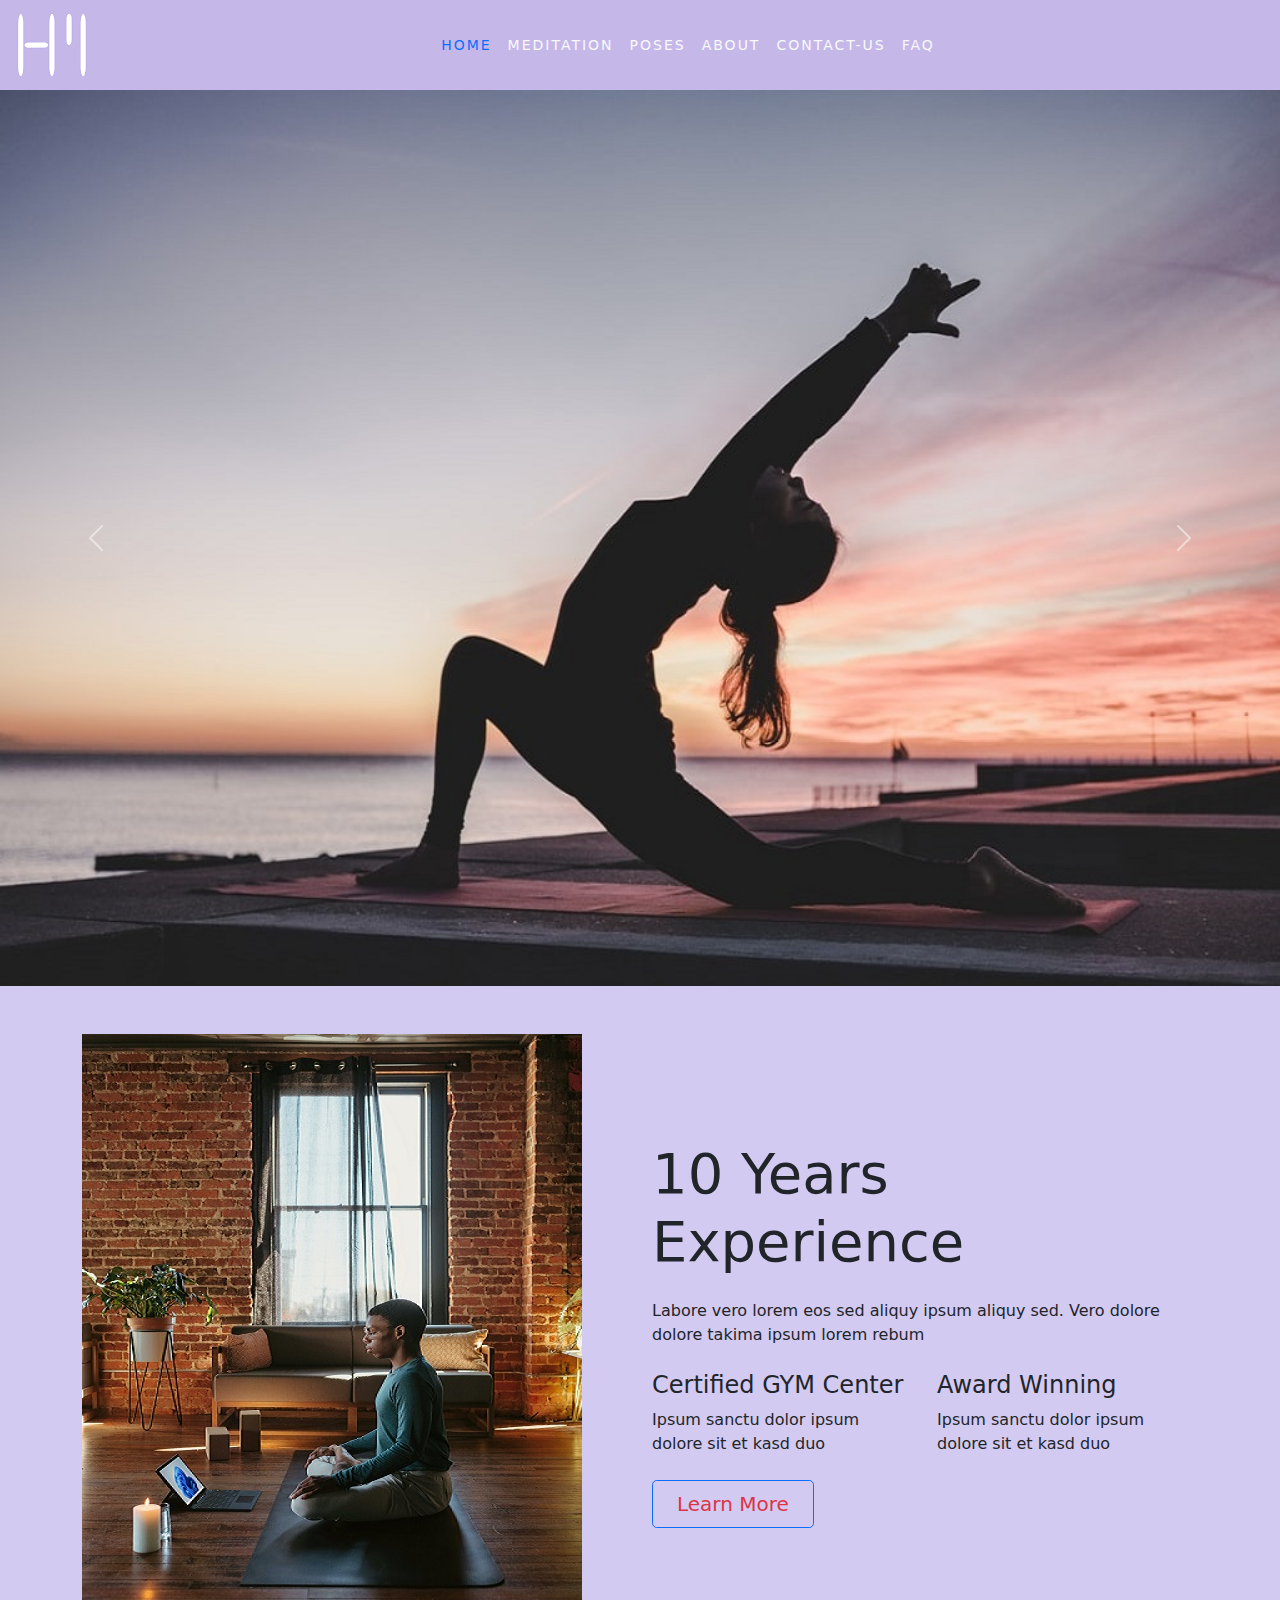
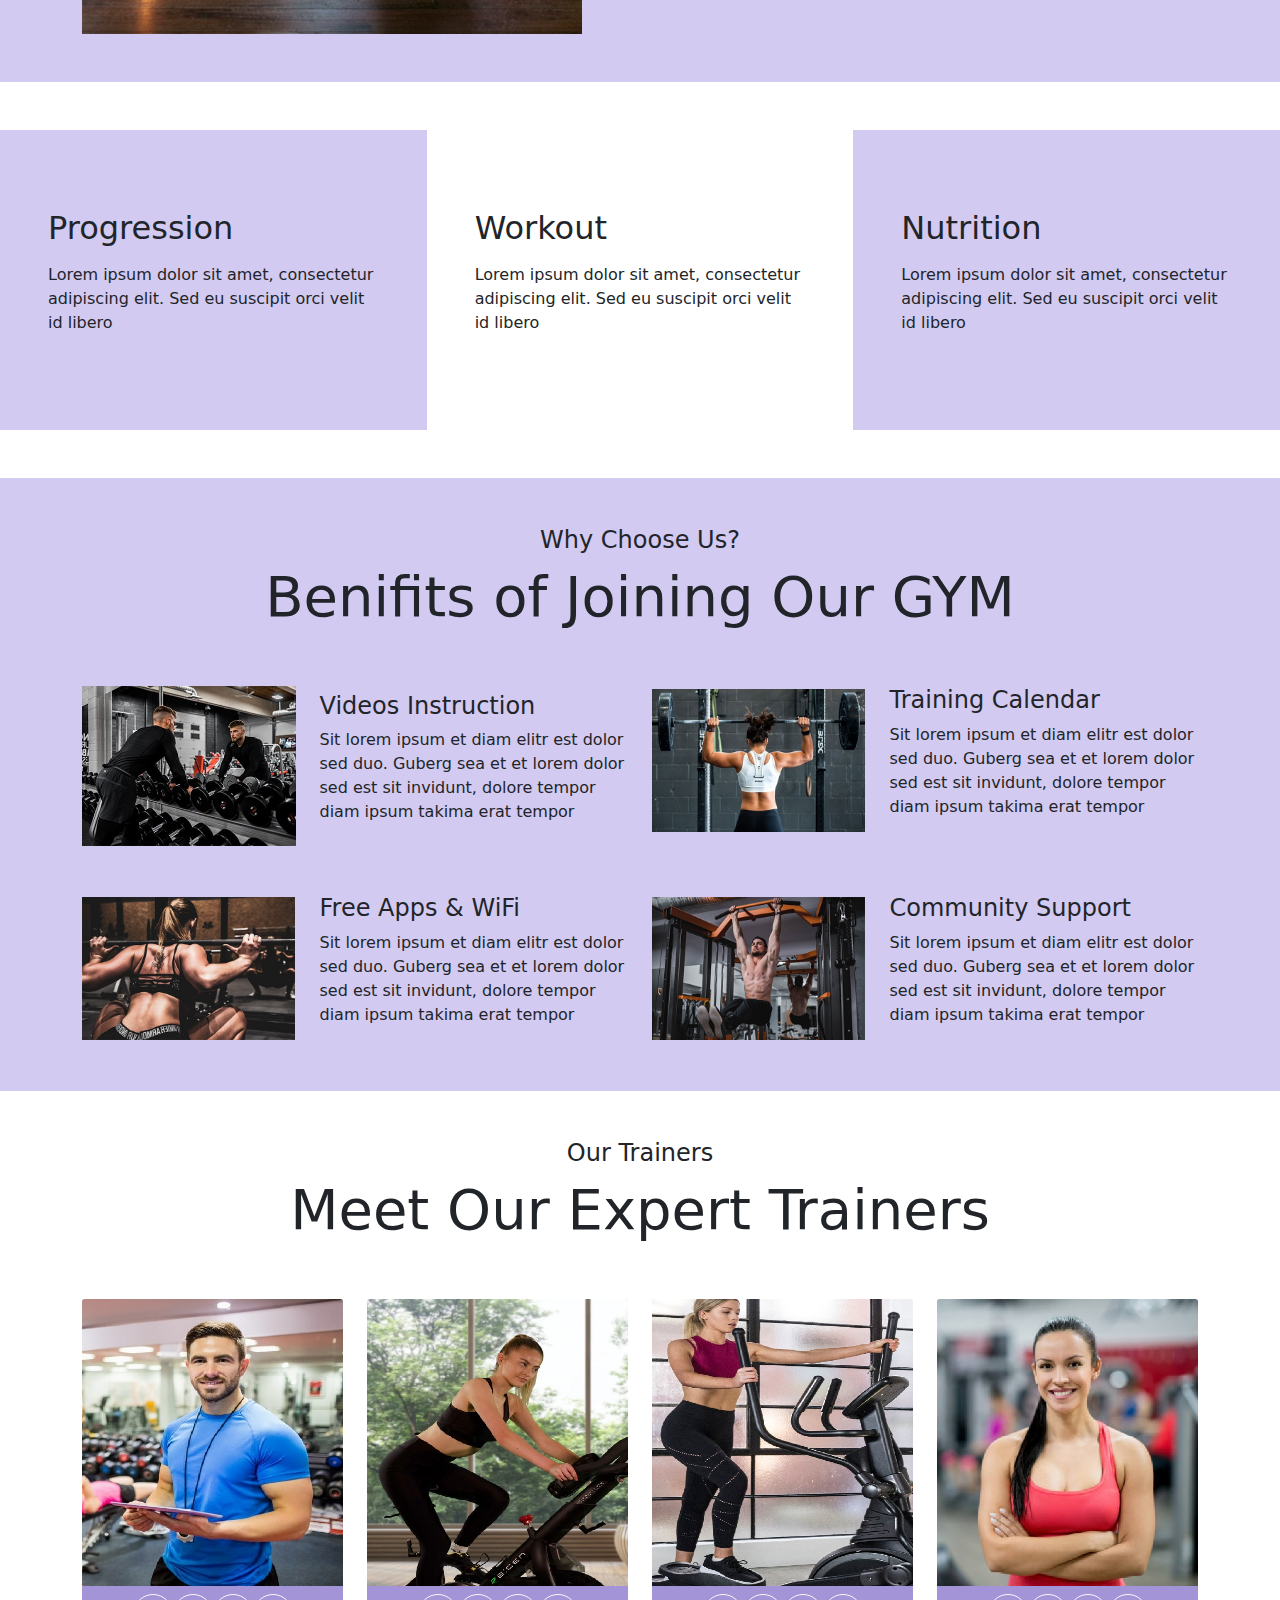
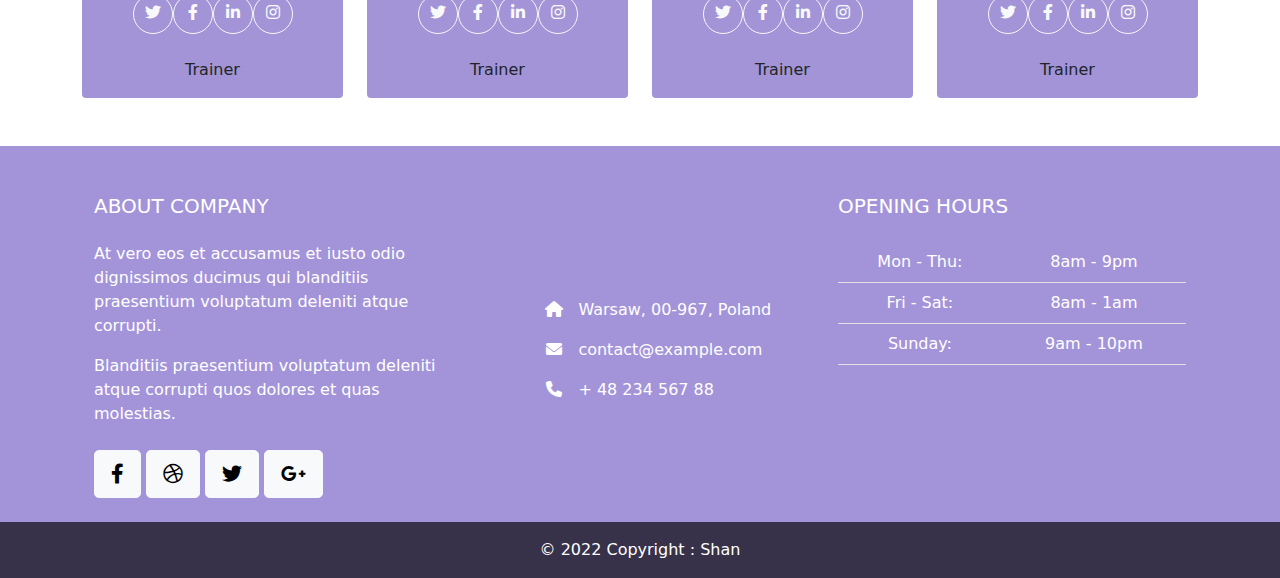
<file: index.html>
<!DOCTYPE html>
<html lang="en">

<head>
    <meta charset="UTF-8">
    <meta http-equiv="X-UA-Compatible" content="IE=edge">
    <meta name="viewport" content="width=device-width, initial-scale=1.0">
    <title>Healthy Mind</title>
    <!-- ------------- bootstrap css link ------------------------- -->
    <link rel="stylesheet" href="./bootstrap/css/bootstrap.min.css">
    <!-- ------------- fontawesome link ------------------------- -->
    <link rel="stylesheet" href="./fontawesome/css/all.min.css">
    <!-- ------------- css main file link ------------------------- -->
    <link rel="stylesheet" href="./style.css">
    <link href="https://cdn.jsdelivr.net/npm/bootstrap@5.1.3/dist/css/bootstrap.min.css" rel="stylesheet" integrity="sha384-1BmE4kWBq78iYhFldvKuhfTAU6auU8tT94WrHftjDbrCEXSU1oBoqyl2QvZ6jIW3" crossorigin="anonymous">
</head>

<body>
    <!-- ------------------ navbar ------------------ -->
    <nav class="navbar navbar-expand-lg navbar-light py-0">
        <div class="container-fluid" id="navbar1">
            <a class="navbar-brand" href="./index.html"><img src="./assets/images/logo/hm-logo-2 copy.png" alt=""></a>
            <button class="navbar-toggler" type="button" data-bs-toggle="collapse"
                data-bs-target="#navbarSupportedContent" aria-controls="navbarSupportedContent" aria-expanded="false"
                aria-label="Toggle navigation">
                <span class="navbar-toggler-icon"></span>
            </button>
            <div class="collapse navbar-collapse" id="navbarSupportedContent">
                <ul class="navbar-nav mb-2 mb-lg-0 mx-auto">
                    <li class="nav-item"><a class="nav-link text-primary" aria-current="page" href="./index.html">Home</a></li>
                    <li class="nav-item"><a class="nav-link text-light" aria-current="page" href="./maditation.html">Meditation</a></li>
                    <li class="nav-item"><a class="nav-link text-light" aria-current="page" href="./poses.html">Poses</a></li>
                    <!-- <li class="nav-item dropdown">
                        <a class="nav-link dropdown-toggle text-light" href="#" id="navbarDropdown" role="button"data-bs-toggle="dropdown" aria-expanded="false">
                            Poses
                        </a>
                        <ul class="dropdown-menu" aria-labelledby="navbarDropdown">
                            <li><a class="dropdown-item" href="./poses.html">All Pose</a></li>
                            <li><a class="dropdown-item" href="#">general Pose</a></li>
                            <li><a class="dropdown-item" href="#">Pose by type</a></li>
                            <li><a class="dropdown-item" href="#">Pose by benefit</a></li>
                            <li><a class="dropdown-item" href="#">Pose by anatomy</a></li>
                        </ul>
                      </li> -->
                      <li class="nav-item"><a class="nav-link text-light" aria-current="page" href="./about.html">About</a></li>
                        <li class="nav-item"><a class="nav-link text-light" aria-current="page" href="./contact-us.html">Contact-us</a></li>
                        <li class="nav-item"><a class="nav-link text-light" aria-current="page" href="./querries.html">FAQ</a></li>
                        
                </ul>
            </div>
        </div>
    </nav>
    <!-- ------------------ navbar end ------------------ -->
 <!-- home page ------------------------ -->
 <!-- slider start here -->

 <div id="carouselExampleControls" class="carousel slide" data-bs-ride="carousel">
  <div class="carousel-inner">
    <div class="carousel-item active">
      <img src="./assets/images/slider 1.jpg" class="d-block w-100" alt="...">
    </div>
    <div class="carousel-item">
      <img src="./assets/images/SLIDER3 (1).jpg" class="d-block w-100" alt="...">
    </div>
    <div class="carousel-item">
      <img src="./assets/images/SLIDER3 (2).jpg" class="d-block w-100" alt="...">
    </div>
  </div>
  <button class="carousel-control-prev" type="button" data-bs-target="#carouselExampleControls" data-bs-slide="prev">
    <span class="carousel-control-prev-icon" aria-hidden="true"></span>
    <span class="visually-hidden">Previous</span>
  </button>
  <button class="carousel-control-next" type="button" data-bs-target="#carouselExampleControls" data-bs-slide="next">
    <span class="carousel-control-next-icon" aria-hidden="true"></span>
    <span class="visually-hidden">Next</span>
  </button>
</div>
<!-- slider end here -->
<!-- About Start -->
<main style="background-color: #6949d14a;">
  <div class="container py-5">
    <div class="row align-items-center"  id="bg">
        <div class="col-lg-6">
            <img class="img-fluid mb-4 mb-lg-0" src="./assets/images/windows-eCkpDZi-vQ4-unsplash.jpg" alt="Image">
        </div>
        <div class="col-lg-6">
            <h2 class="display-4 font-weight-bold mb-4 text-dark">10 Years Experience</h2>
            <p  class="text-dark">Labore vero lorem eos sed aliquy ipsum aliquy sed. Vero dolore dolore takima ipsum lorem rebum</p>
            <div class="row py-2">
                <div class="col-sm-6">
                    <i class="flaticon-barbell display-2 text-primary"></i>
                    <h4 class="font-weight-bold text-dark">Certified GYM Center</h4>
                    <p  class="text-dark">Ipsum sanctu dolor ipsum dolore sit et kasd duo</p>
                </div>
                <div class="col-sm-6">
                    <i class="flaticon-medal display-2 text-primary"></i>
                    <h4 class="font-weight-bold text-dark">Award Winning</h4>
                    <p  class="text-dark">Ipsum sanctu dolor ipsum dolore sit et kasd duo</p>
                </div>
            </div>
            <a href="" class="btn btn-lg px-4 btn-outline-primary text-danger">Learn More</a>
        </div>
    </div>
  </div>
</main>
<!-- About End -->

<!-- Features Start -->
<div class="container-fluid my-5">
<div class="row">
    <div class="col-lg-4 p-0">
        <div class="d-flex align-items-center px-5" style="min-height: 300px;" id="div1">
            <i class="flaticon-training display-3 text-primary mr-3"></i>
            <div class="">
                <h2 class="text-dark mb-3">Progression</h2>
                <p class="p1 text-dark">Lorem ipsum dolor sit amet, consectetur adipiscing elit. Sed eu suscipit orci velit id libero
                </p>
            </div>
        </div>
    </div>
    <div class="col-lg-4 p-0">
        <div class="d-flex align-items-center px-5" style="min-height: 300px;">
            <i class="flaticon-weightlifting display-3  mr-3"></i>
            <div class="">
                <h2 class="text-dark mb-3">Workout</h2>
                <p class="p2">Lorem ipsum dolor sit amet, consectetur adipiscing elit. Sed eu suscipit orci velit id libero
                </p>
            </div>
        </div>
    </div>
    <div class="col-lg-4 p-0" >
        <div class="d-flex align-items-center text-white px-5" style="min-height: 300px;" id="div3">
            <i class="flaticon-treadmill display-3 text-primary mr-3"></i>
            <div class="">
                <h2 class="text-dark mb-3">Nutrition</h2>
                <p class="p3 text-dark">Lorem ipsum dolor sit amet, consectetur adipiscing elit. Sed eu suscipit orci velit id libero
                </p>
            </div>
        </div>
    </div>
</div>
</div>
<!-- Features End -->

<!-- GYM Feature Start -->
    <main style="background-color: #6949d14a;">
  <div class="container feature pt-5">
    <div class="d-flex flex-column text-center mb-5">
      <h4 class="text-dark font-weight-bold">Why Choose Us?</h4>
      <h4 class="display-4 font-weight-bold text-dark ">Benifits of Joining Our GYM</h4>
    </div>
    <div class="row">
      <div class="col-md-6 mb-5">
          <div class="row align-items-center">
              <div class="col-sm-5">
                  <img class="img-fluid mb-3 mb-sm-0" src="./assets/images/feature-1.jpg" alt="Image">
                  <i class="flaticon-barbell"></i>
              </div>
              <div class="col-sm-7">
                  <h4 class="font-weight-bold text-dark">Videos Instruction</h4>
                  <p  class="text-dark">Sit lorem ipsum et diam elitr est dolor sed duo. Guberg sea et et lorem dolor sed est sit invidunt, dolore tempor diam ipsum takima  erat tempor</p>
              </div>
          </div>
      </div>
      <div class="col-md-6 mb-5">
          <div class="row align-items-center">
              <div class="col-sm-5">
                  <img class="img-fluid mb-3 mb-sm-0" src="./assets/images/feature-2.jpg" alt="Image">
                  <i class="flaticon-training"></i>
              </div>
              <div class="col-sm-7">
                  <h4 class="font-weight-bold text-dark">Training Calendar</h4>
                  <p  class="text-dark">Sit lorem ipsum et diam elitr est dolor sed duo. Guberg sea et et lorem dolor sed est sit invidunt, dolore tempor diam ipsum takima  erat tempor</p>
              </div>
          </div>
      </div>
      <div class="col-md-6 mb-5">
          <div class="row align-items-center">
              <div class="col-sm-5">
                  <img class="img-fluid mb-3 mb-sm-0" src="./assets/images/feature-3.jpg" alt="Image">
                  <i class="flaticon-trends"></i>
              </div>
              <div class="col-sm-7">
                  <h4 class="font-weight-bold text-dark">Free Apps & WiFi</h4>
                  <p  class="text-dark">Sit lorem ipsum et diam elitr est dolor sed duo. Guberg sea et et lorem dolor sed est sit invidunt, dolore tempor diam ipsum takima  erat tempor</p>
              </div>
          </div>
      </div>
      <div class="col-md-6 mb-5">
          <div class="row align-items-center">
              <div class="col-sm-5">
                  <img class="img-fluid mb-3 mb-sm-0" src="./assets/images/feature-4.jpg" alt="Image">
                  <i class="flaticon-support"></i>
              </div>
              <div class="col-sm-7">
                  <h4 class="font-weight-bold text-dark">Community Support</h4>
                  <p class="text-dark">Sit lorem ipsum et diam elitr est dolor sed duo. Guberg sea et et lorem dolor sed est sit invidunt, dolore tempor diam ipsum takima  erat tempor</p>
              </div>
          </div>
      </div>
    </div>
    </div>
</main>
<!-- GYM Feature End -->


<!-- Team Start -->
<div class="container pt-5 team">
<div class="d-flex flex-column text-center mb-5">
  <h4 class="text-primary font-weight-bold text-dark">Our Trainers</h4>
  <h4 class="display-4 font-weight-bold text-dark">Meet Our Expert Trainers</h4>
</div>
<div class="row">
  <div class="col-lg-3 col-md-6 mb-5">
      <div class="card border-0 text-center" id="color-bg-footer">
          <img class="card-img-top" src="./assets/images/trainer-1.jpg" alt="">
          <div class="card-social d-flex align-items-center justify-content-center p-2">
              <a class="btn btn-outline-light rounded-circle text-center mr-2 px-0" style="width: 40px; height: 40px;" href="#"><i class="fab fa-twitter"></i></a>
              <a class="btn btn-outline-light rounded-circle text-center mr-2 px-0" style="width: 40px; height: 40px;" href="#"><i class="fab fa-facebook-f"></i></a>
              <a class="btn btn-outline-light rounded-circle text-center mr-2 px-0" style="width: 40px; height: 40px;" href="#"><i class="fab fa-linkedin-in"></i></a>
              <a class="btn btn-outline-light rounded-circle text-center mr-2 px-0" style="width: 40px; height: 40px;" href="#"><i class="fab fa-instagram"></i></a>
          </div>
          <div class="card-body">
          
            <p class="card-text font-weight-bold text-dark">Trainer</p>
          </div>
      </div>
  </div>
  <div class="col-lg-3 col-md-6 mb-5">
      <div class="card border-0 text-center text-light " id="color-bg-footer">
          <img class="card-img-top" src="./assets/images/trainer-2.jpg" alt="">
          <div class="card-social d-flex align-items-center justify-content-center p-2">
              <a class="btn btn-outline-light rounded-circle text-center mr-2 px-0" style="width: 40px; height: 40px;" href="#"><i class="fab fa-twitter"></i></a>
              <a class="btn btn-outline-light rounded-circle text-center mr-2 px-0" style="width: 40px; height: 40px;" href="#"><i class="fab fa-facebook-f"></i></a>
              <a class="btn btn-outline-light rounded-circle text-center mr-2 px-0" style="width: 40px; height: 40px;" href="#"><i class="fab fa-linkedin-in"></i></a>
              <a class="btn btn-outline-light rounded-circle text-center mr-2 px-0" style="width: 40px; height: 40px;" href="#"><i class="fab fa-instagram"></i></a>
          </div>
          <div class="card-body">
        
            <p class="card-text font-weight-bold text-dark">Trainer</p>
          </div>
      </div>
  </div>
  <div class="col-lg-3 col-md-6 mb-5">
      <div class="card border-0 text-center text-white" id="color-bg-footer">
          <img class="card-img-top" src="./assets/images/trainer-3.jpg" alt="">
          <div class="card-social d-flex align-items-center justify-content-center p-2">
              <a class="btn btn-outline-light rounded-circle text-center mr-2 px-0" style="width: 40px; height: 40px;" href="#"><i class="fab fa-twitter"></i></a>
              <a class="btn btn-outline-light rounded-circle text-center mr-2 px-0" style="width: 40px; height: 40px;" href="#"><i class="fab fa-facebook-f"></i></a>
              <a class="btn btn-outline-light rounded-circle text-center mr-2 px-0" style="width: 40px; height: 40px;" href="#"><i class="fab fa-linkedin-in"></i></a>
              <a class="btn btn-outline-light rounded-circle text-center mr-2 px-0" style="width: 40px; height: 40px;" href="#"><i class="fab fa-instagram"></i></a>
          </div>
          <div class="card-body">
           
            <p class="card-text font-weight-bold text-dark">Trainer</p>
          </div>
      </div>
  </div>
  <div class="col-lg-3 col-md-6 mb-5">
      <div class="card border-0 text-center text-white" id="color-bg-footer">
          <img class="card-img-top" src="./assets/images/trainer-4.jpg" alt="">
          <div class="card-social d-flex align-items-center justify-content-center p-2">
              <a class="btn btn-outline-light rounded-circle text-center mr-2 px-0" style="width: 40px; height: 40px;" href="#"><i class="fab fa-twitter"></i></a>
              <a class="btn btn-outline-light rounded-circle text-center mr-2 px-0" style="width: 40px; height: 40px;" href="#"><i class="fab fa-facebook-f"></i></a>
              <a class="btn btn-outline-light rounded-circle text-center mr-2 px-0" style="width: 40px; height: 40px;" href="#"><i class="fab fa-linkedin-in"></i></a>
              <a class="btn btn-outline-light rounded-circle text-center mr-2 px-0" style="width: 40px; height: 40px;" href="#"><i class="fab fa-instagram"></i></a>
          </div>
          <div class="card-body">
              <p class="card-text font-weight-bold text-dark">Trainer</p>
          </div>
      </div>
  </div>
</div>
</div>
<!-- Team End -->
 <!-- home page ends ------------------ -->
    <!-- ------------------------ footer ------------------------ -->
        <footer class="text-white text-center text-lg-start" id="footer">
          <div class="container p-4">
            <div class="row mt-4">
              <div class="col-lg-4 col-md-12 mb-4 mb-md-0">
                <h5 class="text-uppercase mb-4">About company</h5>
      
                <p>
                  At vero eos et accusamus et iusto odio dignissimos ducimus qui blanditiis praesentium
                  voluptatum deleniti atque corrupti.
                </p>
      
                <p>
                  Blanditiis praesentium voluptatum deleniti atque corrupti quos dolores et quas
                  molestias.
                </p>
      
                <div class="mt-4">
                  <a type="button" class="btn btn-floating btn-light btn-lg"><i class="fab fa-facebook-f"></i></a>
                  <a type="button" class="btn btn-floating btn-light btn-lg"><i class="fab fa-dribbble"></i></a>
                  <a type="button" class="btn btn-floating btn-light btn-lg"><i class="fab fa-twitter"></i></a>
                  <a type="button" class="btn btn-floating btn-light btn-lg"><i class="fab fa-google-plus-g"></i></a>
                </div>
              </div>
              <div class="col-lg-4 col-md-6 mb-4 mb-md-0">
                <!-- <h5 class="text-uppercase mb-4 pb-1">Search something</h5>
      
                <div class="form-outline form-white mb-4">
                  <input type="text" id="formControlLg" class="form-control form-control-lg" />
                  <label class="form-label" for="formControlLg">Search</label>
                </div> -->
      
                <ul class="fa-ul" style="margin-left: 30%; margin-top: 30%;">
                  <li class="mb-3">
                    <span class="fa-li"><i class="fas fa-home"></i></span><span class="ms-2">Warsaw, 00-967, Poland</span>
                  </li>
                  <li class="mb-3">
                    <span class="fa-li"><i class="fas fa-envelope"></i></span><span class="ms-2">contact@example.com</span>
                  </li>
                  <li class="mb-3">
                    <span class="fa-li"><i class="fas fa-phone"></i></span><span class="ms-2">+ 48 234 567 88</span>
                  </li>
                </ul>
              </div>
              <div class="col-lg-4 col-md-6 mb-4 mb-md-0">
                <h5 class="text-uppercase mb-4">Opening hours</h5>
      
                <table class="table text-center text-white">
                  <tbody class="fw-normal">
                    <tr>
                      <td>Mon - Thu:</td>
                      <td>8am - 9pm</td>
                    </tr>
                    <tr>
                      <td>Fri - Sat:</td>
                      <td>8am - 1am</td>
                    </tr>
                    <tr>
                      <td>Sunday:</td>
                      <td>9am - 10pm</td>
                    </tr>
                  </tbody>
                </table>
              </div>
            </div>
          </div>
          <div class="text-center p-3" style="background-color: rgba(0, 0, 0, 0.661)">
            © 2022 Copyright : Shan
          </div>
        </footer>
      <!-- ------------------------ footer end ------------------------ -->
</body>
<!-- --------------------- js link ------------------------- -->
<script src="./bootstrap/js/bootstrap.min.js"></script>
<script src="https://cdn.jsdelivr.net/npm/bootstrap@5.1.3/dist/js/bootstrap.bundle.min.js" integrity="sha384-ka7Sk0Gln4gmtz2MlQnikT1wXgYsOg+OMhuP+IlRH9sENBO0LRn5q+8nbTov4+1p" crossorigin="anonymous"></script>

</html>
</file>
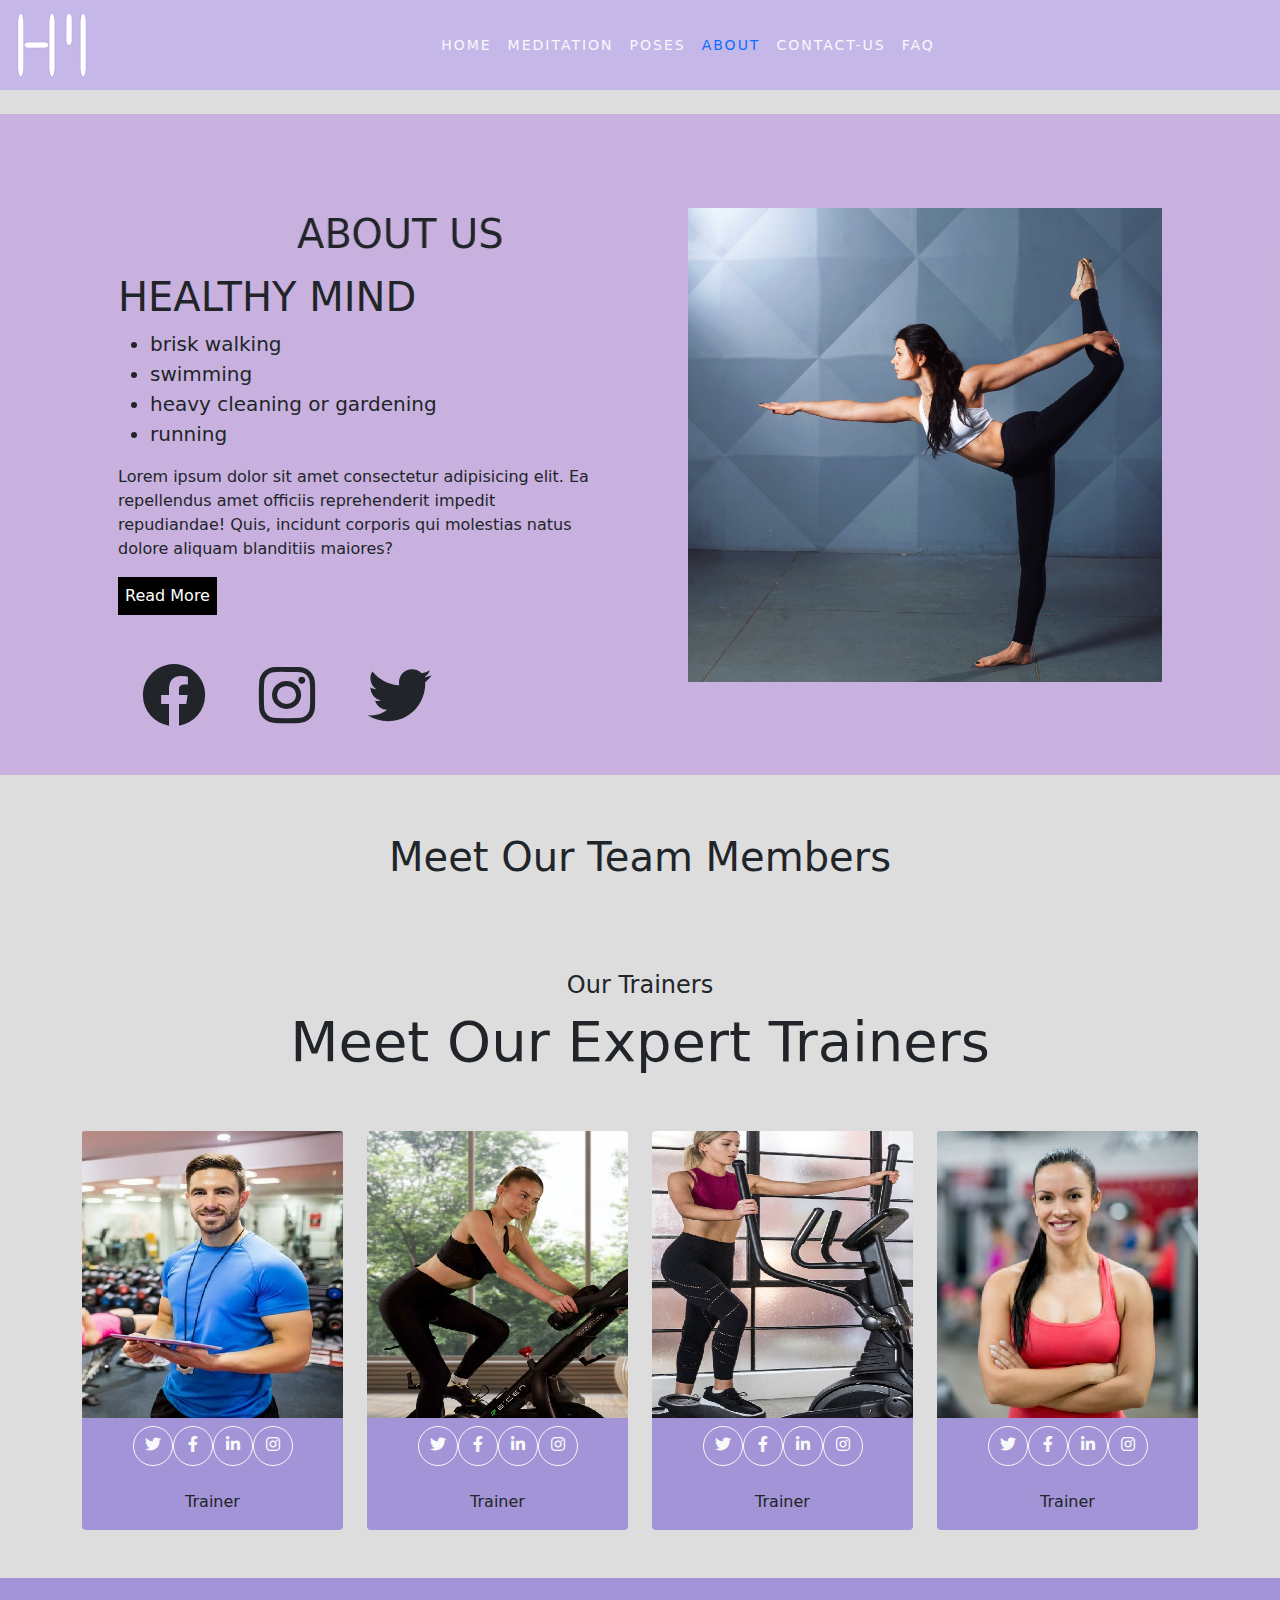
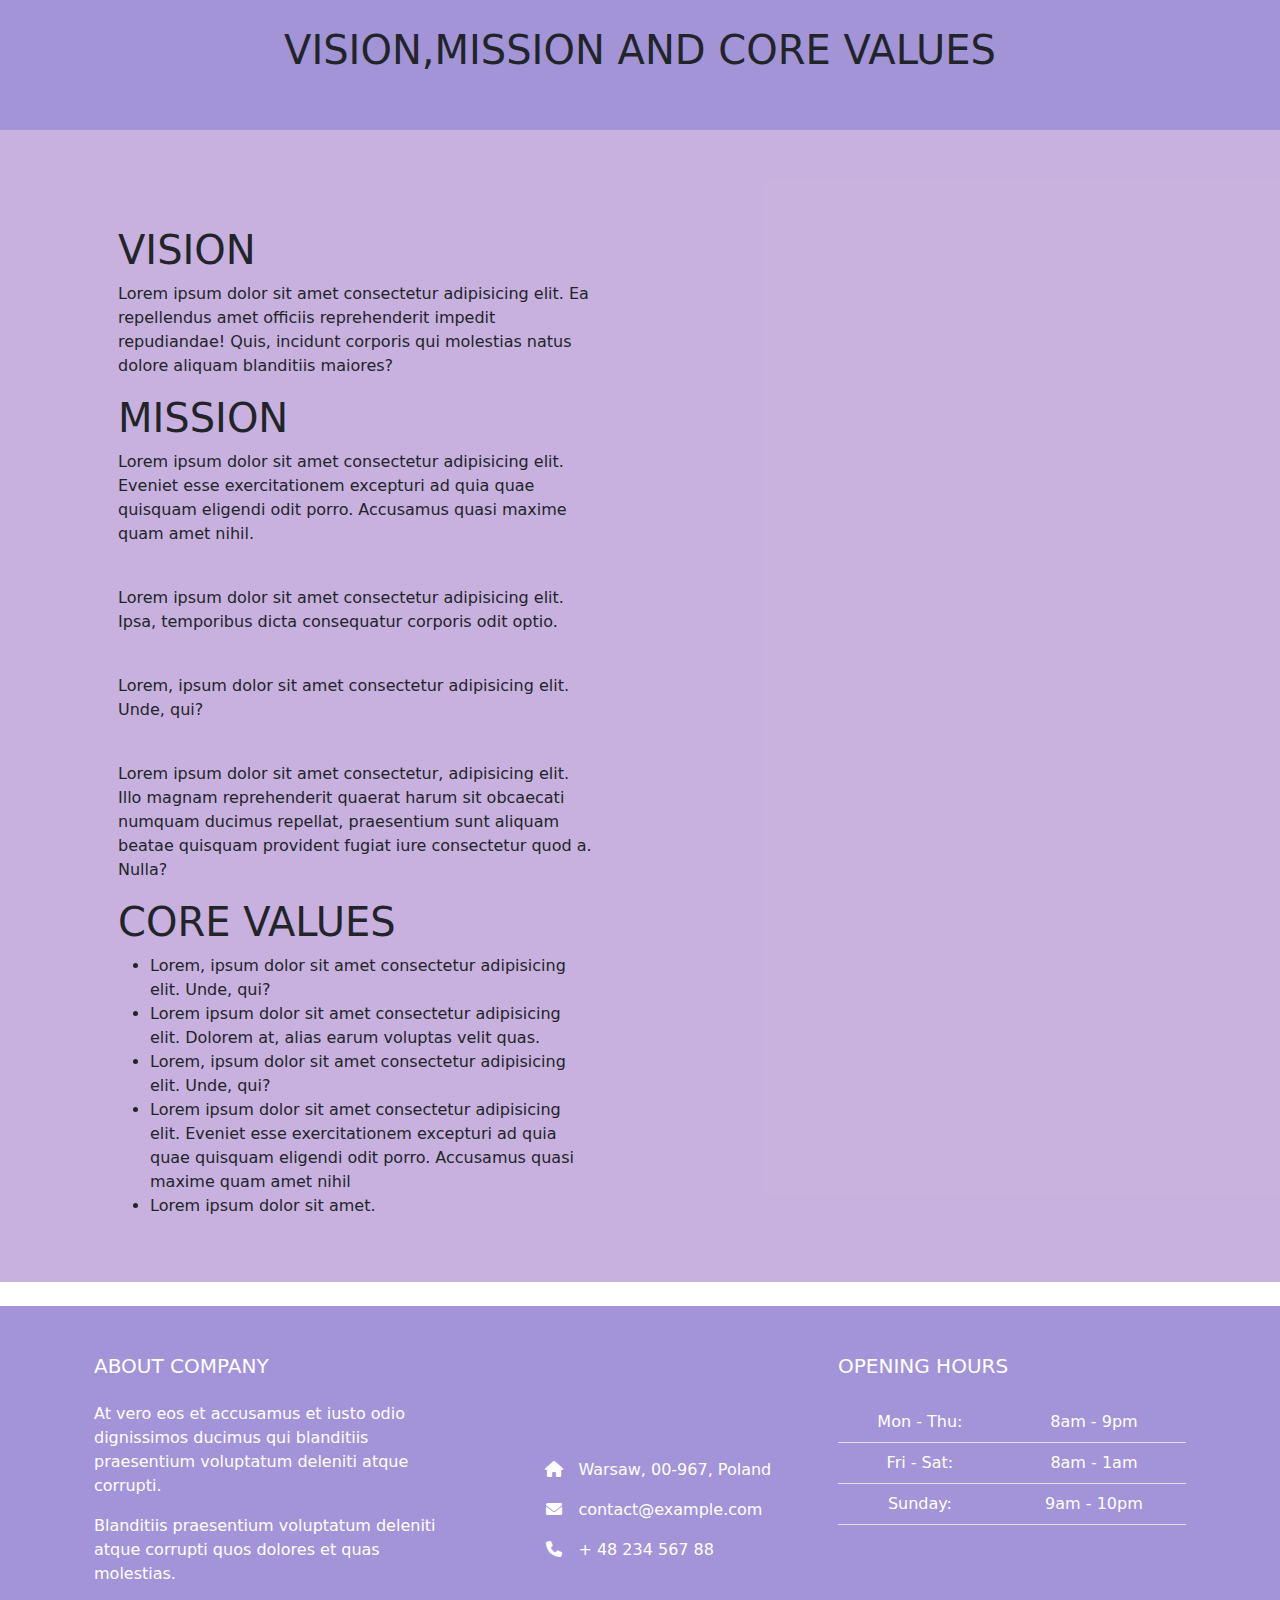
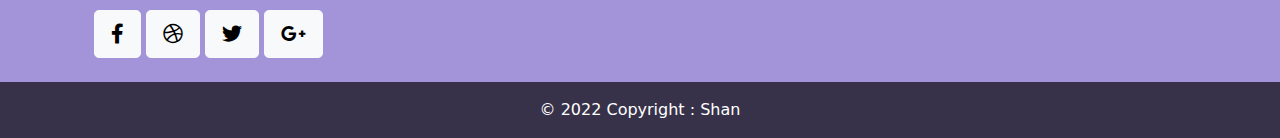
<file: about.html>
<!DOCTYPE html>
<html lang="en">

<head>
  <meta charset="UTF-8">
  <meta http-equiv="X-UA-Compatible" content="IE=edge">
  <meta name="viewport" content="width=device-width, initial-scale=1.0">
  <title>Healthy Mind</title>
  <!-- ------------- bootstrap css link ------------------------- -->
  <link rel="stylesheet" href="./bootstrap/css/bootstrap.min.css">
  <!-- ------------- fontawesome link ------------------------- -->
  <link rel="stylesheet" href="./fontawesome/css/all.min.css">
  <!-- ------------- css main file link ------------------------- -->
  <link rel="stylesheet" href="./style.css">
</head>

<body>

  <!-- ------------------ navbar ------------------ -->
  <nav class="navbar navbar-expand-lg navbar-light py-0">
    <div class="container-fluid" id="navbar1">
      <a class="navbar-brand" href="./index.html"><img src="./assets/images/logo/hm-logo-2 copy.png" alt=""></a>
      <button class="navbar-toggler" type="button" data-bs-toggle="collapse" data-bs-target="#navbarSupportedContent"
        aria-controls="navbarSupportedContent" aria-expanded="false" aria-label="Toggle navigation">
        <span class="navbar-toggler-icon"></span>
      </button>
      <div class="collapse navbar-collapse" id="navbarSupportedContent">
        <ul class="navbar-nav mb-2 mb-lg-0 mx-auto">
          <li class="nav-item"><a class="nav-link text-light" aria-current="page" href="./index.html">Home</a></li>
          <li class="nav-item"><a class="nav-link text-light" aria-current="page"
              href="./maditation.html">Meditation</a></li>
          <li class="nav-item"><a class="nav-link text-light" aria-current="page" href="./poses.html">Poses</a></li>
          <!-- <li class="nav-item dropdown">
                        <a class="nav-link dropdown-toggle text-light" href="#" id="navbarDropdown" role="button"data-bs-toggle="dropdown" aria-expanded="false">
                            Poses
                        </a>
                        <ul class="dropdown-menu" aria-labelledby="navbarDropdown">
                            <li><a class="dropdown-item" href="./poses.html">All Pose</a></li>
                            <li><a class="dropdown-item" href="#">general Pose</a></li>
                            <li><a class="dropdown-item" href="#">Pose by type</a></li>
                            <li><a class="dropdown-item" href="#">Pose by benefit</a></li>
                            <li><a class="dropdown-item" href="#">Pose by anatomy</a></li>
                        </ul>
                      </li> -->
          <li class="nav-item"><a class="nav-link text-primary" aria-current="page" href="./about.html">About</a></li>
          <li class="nav-item"><a class="nav-link text-light" aria-current="page"
              href="./contact-us.html">Contact-us</a></li>
          <li class="nav-item"><a class="nav-link text-light" aria-current="page" href="./querries.html">FAQ</a></li>

        </ul>
      </div>
    </div>
  </nav>
  <!-- ------------------ navbar end ------------------ -->

  <div class="bg-color">

    <br>
    <section id="med-top">
      <div class="container">
        <div class="row row-cols-1 row-cols-sm-1 row-cols-md-1 row-cols-lg-2  mb-5">
          <div class="col mt-5 p-5">
            <marquee behavior="alternate" direction="" loop="1" scrollamount="10">
              <h1 class="text-uppercase">About Us</h1>
            </marquee>
            <h1 class="text-uppercase">Healthy Mind</h1>
            <ul id="para-aero">
              <li> brisk walking</li>
              <li>swimming</li>
              <li>heavy cleaning or gardening</li>
              <li>running</li>
            </ul>
            <p>Lorem ipsum dolor sit amet consectetur adipisicing elit. Ea repellendus amet officiis reprehenderit
              impedit repudiandae! Quis, incidunt corporis qui molestias natus dolore aliquam blanditiis maiores?</p>
            <div class="r-button">
              <button>Read More</button>
            </div>
            <br>
            <br>
            <div class="logos">
              <span class="fa-brands fa-facebook  fa-4x mx-4 "></span>
              <span class="fa-brands fa-instagram fa-4x mx-4"></span>
              <span class="fa-brands fa-twitter fa-4x mx-4"></span>
            </div>
          </div>
          <div class="col p-5">
            <div class="justify-content-center d-flex align-items-center h-100">
              <img src="./assets/images/bg-img.jpg" class="img-fluid" alt="">
            </div>
          </div>
        </div>
      </div>
    </section>
  
    <!-- Team-Heading -->
    <div class="team-heading">
      <h1>Meet Our Team Members</h1>
    </div>
    <!-- Team-Heading -->

    <br>
    <!-- card section starts here
    <div class="card-group">
      <div class="card">
        <img src="./assets/Images/Team1.jpg" class="card-img-top" alt="...">
        <div class="card-body">
          <h5 class="card-title">Member 1</h5>
          <p class="card-text">Lorem ipsum dolor sit amet consectetur adipisicing elit. Nam earum facilis laborum fugit
            vero dolores necessitatibus accusamus pariatur eum sit?</p>
          <div class="button">
            <button>Read More</button>
          </div>
        </div>
      </div>
      <div class="card">
        <img src="./assets/Images/Team2.jpg" class="card-img-top" alt="...">
        <div class="card-body">
          <h5 class="card-title">Member 2</h5>
          <p class="card-text">Lorem ipsum dolor sit amet consectetur adipisicing elit. Dicta quae dolor maxime eius!
            Officia possimus reprehenderit nihil eum accusantium voluptas.</p>
          <div class="button">
            <button>Read More</button>
          </div>
        </div>
      </div>
      <div class="card">
        <img src="./assets/Images/team3.jpg" class="card-img-top" alt="...">
        <div class="card-body">
          <h5 class="card-title">Member 3</h5>
          <p class="card-text">Lorem ipsum dolor sit amet consectetur adipisicing elit. Hic cupiditate est rerum quae
            nobis aspernatur! Sapiente alias illum provident quis.</p>
          <div class="button">
            <button>Read More</button>
          </div>
        </div>
      </div>
    </div>

    card section ends here
     -->
<!-- Team Start -->
<div class="container pt-5 team">
  <div class="d-flex flex-column text-center mb-5">
    <h4 class="text-primary font-weight-bold text-dark">Our Trainers</h4>
    <h4 class="display-4 font-weight-bold text-dark">Meet Our Expert Trainers</h4>
  </div>
  <div class="row">
    <div class="col-lg-3 col-md-6 mb-5">
        <div class="card border-0 text-center" id="color-bg-footer">
            <img class="card-img-top" src="./assets/images/trainer-1.jpg" alt="">
            <div class="card-social d-flex align-items-center justify-content-center p-2">
                <a class="btn btn-outline-light rounded-circle text-center mr-2 px-0" style="width: 40px; height: 40px;" href="#"><i class="fab fa-twitter"></i></a>
                <a class="btn btn-outline-light rounded-circle text-center mr-2 px-0" style="width: 40px; height: 40px;" href="#"><i class="fab fa-facebook-f"></i></a>
                <a class="btn btn-outline-light rounded-circle text-center mr-2 px-0" style="width: 40px; height: 40px;" href="#"><i class="fab fa-linkedin-in"></i></a>
                <a class="btn btn-outline-light rounded-circle text-center mr-2 px-0" style="width: 40px; height: 40px;" href="#"><i class="fab fa-instagram"></i></a>
            </div>
            <div class="card-body">
            
              <p class="card-text font-weight-bold text-dark">Trainer</p>
            </div>
        </div>
    </div>
    <div class="col-lg-3 col-md-6 mb-5">
        <div class="card border-0 text-center text-light " id="color-bg-footer">
            <img class="card-img-top" src="./assets/images/trainer-2.jpg" alt="">
            <div class="card-social d-flex align-items-center justify-content-center p-2">
                <a class="btn btn-outline-light rounded-circle text-center mr-2 px-0" style="width: 40px; height: 40px;" href="#"><i class="fab fa-twitter"></i></a>
                <a class="btn btn-outline-light rounded-circle text-center mr-2 px-0" style="width: 40px; height: 40px;" href="#"><i class="fab fa-facebook-f"></i></a>
                <a class="btn btn-outline-light rounded-circle text-center mr-2 px-0" style="width: 40px; height: 40px;" href="#"><i class="fab fa-linkedin-in"></i></a>
                <a class="btn btn-outline-light rounded-circle text-center mr-2 px-0" style="width: 40px; height: 40px;" href="#"><i class="fab fa-instagram"></i></a>
            </div>
            <div class="card-body">
          
              <p class="card-text font-weight-bold text-dark">Trainer</p>
            </div>
        </div>
    </div>
    <div class="col-lg-3 col-md-6 mb-5">
        <div class="card border-0 text-center text-white" id="color-bg-footer">
            <img class="card-img-top" src="./assets/images/trainer-3.jpg" alt="">
            <div class="card-social d-flex align-items-center justify-content-center p-2">
                <a class="btn btn-outline-light rounded-circle text-center mr-2 px-0" style="width: 40px; height: 40px;" href="#"><i class="fab fa-twitter"></i></a>
                <a class="btn btn-outline-light rounded-circle text-center mr-2 px-0" style="width: 40px; height: 40px;" href="#"><i class="fab fa-facebook-f"></i></a>
                <a class="btn btn-outline-light rounded-circle text-center mr-2 px-0" style="width: 40px; height: 40px;" href="#"><i class="fab fa-linkedin-in"></i></a>
                <a class="btn btn-outline-light rounded-circle text-center mr-2 px-0" style="width: 40px; height: 40px;" href="#"><i class="fab fa-instagram"></i></a>
            </div>
            <div class="card-body">
             
              <p class="card-text font-weight-bold text-dark">Trainer</p>
            </div>
        </div>
    </div>
    <div class="col-lg-3 col-md-6 mb-5">
        <div class="card border-0 text-center text-white" id="color-bg-footer">
            <img class="card-img-top" src="./assets/images/trainer-4.jpg" alt="">
            <div class="card-social d-flex align-items-center justify-content-center p-2">
                <a class="btn btn-outline-light rounded-circle text-center mr-2 px-0" style="width: 40px; height: 40px;" href="#"><i class="fab fa-twitter"></i></a>
                <a class="btn btn-outline-light rounded-circle text-center mr-2 px-0" style="width: 40px; height: 40px;" href="#"><i class="fab fa-facebook-f"></i></a>
                <a class="btn btn-outline-light rounded-circle text-center mr-2 px-0" style="width: 40px; height: 40px;" href="#"><i class="fab fa-linkedin-in"></i></a>
                <a class="btn btn-outline-light rounded-circle text-center mr-2 px-0" style="width: 40px; height: 40px;" href="#"><i class="fab fa-instagram"></i></a>
            </div>
            <div class="card-body">
                <p class="card-text font-weight-bold text-dark">Trainer</p>
            </div>
        </div>
    </div>
  </div>
  </div>
  <!-- Team End -->
     <!-- Heading -->
     <div class="main-heading text-uppercase p-5" id="color-bg-footer">
      <h1>Vision,mission and core values</h1>
    </div>
    <!-- heading -->
    <section id="med-top">
      <div class="container">
        <div class="row row-cols-1 row-cols-sm-1 row-cols-md-1 row-cols-lg-2  mb-4">
          <div class="col mt-5 p-5">
            <h1 class="text-uppercase">Vision</h1>
            <p>Lorem ipsum dolor sit amet consectetur adipisicing elit. Ea repellendus amet officiis reprehenderit
              impedit repudiandae! Quis, incidunt corporis qui molestias natus dolore aliquam blanditiis maiores?</p>
            <h1 class="text-uppercase">Mission</h1>
            <p>Lorem ipsum dolor sit amet consectetur adipisicing elit. Eveniet esse exercitationem excepturi ad quia
              quae quisquam eligendi odit porro. Accusamus quasi maxime quam amet nihil.</p>
            <br>
            <p>Lorem ipsum dolor sit amet consectetur adipisicing elit. Ipsa, temporibus dicta consequatur corporis odit
              optio.</p>
            <br>
            <p>Lorem, ipsum dolor sit amet consectetur adipisicing elit. Unde, qui?</p>
            <br>
            <p>Lorem ipsum dolor sit amet consectetur, adipisicing elit. Illo magnam reprehenderit quaerat harum sit
              obcaecati numquam ducimus repellat, praesentium sunt aliquam beatae quisquam provident fugiat iure
              consectetur quod a. Nulla?</p>
            <h1 class="text-uppercase">core values</h1>
            <ul>
              <li>Lorem, ipsum dolor sit amet consectetur adipisicing elit. Unde, qui?</li>
              <li>Lorem ipsum dolor sit amet consectetur adipisicing elit. Dolorem at, alias earum voluptas velit quas.</li>
              <li>Lorem, ipsum dolor sit amet consectetur adipisicing elit. Unde, qui?</li>
              <li>Lorem ipsum dolor sit amet consectetur adipisicing elit. Eveniet esse exercitationem excepturi ad quia
                quae quisquam eligendi odit porro. Accusamus quasi maxime quam amet nihil</li>
              <li>Lorem ipsum dolor sit amet.</li>
            </ul>
          </div>
        </div>
      </div>
    </section>
  </div>
  <!-- ------------------------ footer ------------------------ -->
  <footer class="text-white text-center text-lg-start" id="footer">
    <div class="container p-4">
      <div class="row mt-4">
        <div class="col-lg-4 col-md-12 mb-4 mb-md-0">
          <h5 class="text-uppercase mb-4">About company</h5>

          <p>
            At vero eos et accusamus et iusto odio dignissimos ducimus qui blanditiis praesentium
            voluptatum deleniti atque corrupti.
          </p>

          <p>
            Blanditiis praesentium voluptatum deleniti atque corrupti quos dolores et quas
            molestias.
          </p>

          <div class="mt-4">
            <a type="button" class="btn btn-floating btn-light btn-lg"><i class="fab fa-facebook-f"></i></a>
            <a type="button" class="btn btn-floating btn-light btn-lg"><i class="fab fa-dribbble"></i></a>
            <a type="button" class="btn btn-floating btn-light btn-lg"><i class="fab fa-twitter"></i></a>
            <a type="button" class="btn btn-floating btn-light btn-lg"><i class="fab fa-google-plus-g"></i></a>
          </div>
        </div>
        <div class="col-lg-4 col-md-6 mb-4 mb-md-0">
          <!-- <h5 class="text-uppercase mb-4 pb-1">Search something</h5>
  
            <div class="form-outline form-white mb-4">
              <input type="text" id="formControlLg" class="form-control form-control-lg" />
              <label class="form-label" for="formControlLg">Search</label>
            </div> -->

          <ul class="fa-ul" style="margin-left: 30%; margin-top: 30%;">
            <li class="mb-3">
              <span class="fa-li"><i class="fas fa-home"></i></span><span class="ms-2">Warsaw, 00-967, Poland</span>
            </li>
            <li class="mb-3">
              <span class="fa-li"><i class="fas fa-envelope"></i></span><span class="ms-2">contact@example.com</span>
            </li>
            <li class="mb-3">
              <span class="fa-li"><i class="fas fa-phone"></i></span><span class="ms-2">+ 48 234 567 88</span>
            </li>
          </ul>
        </div>
        <div class="col-lg-4 col-md-6 mb-4 mb-md-0">
          <h5 class="text-uppercase mb-4">Opening hours</h5>

          <table class="table text-center text-white">
            <tbody class="fw-normal">
              <tr>
                <td>Mon - Thu:</td>
                <td>8am - 9pm</td>
              </tr>
              <tr>
                <td>Fri - Sat:</td>
                <td>8am - 1am</td>
              </tr>
              <tr>
                <td>Sunday:</td>
                <td>9am - 10pm</td>
              </tr>
            </tbody>
          </table>
        </div>
      </div>
    </div>
    <div class="text-center p-3" style="background-color: rgba(0, 0, 0, 0.661)">
      © 2022 Copyright : Shan
    </div>
  </footer>
  <!-- ------------------------ footer end ------------------------ -->

</body>
<!-- --------------------- js link ------------------------- -->
<script src="./bootstrap/js/bootstrap.min.js"></script>

</html>
</file>
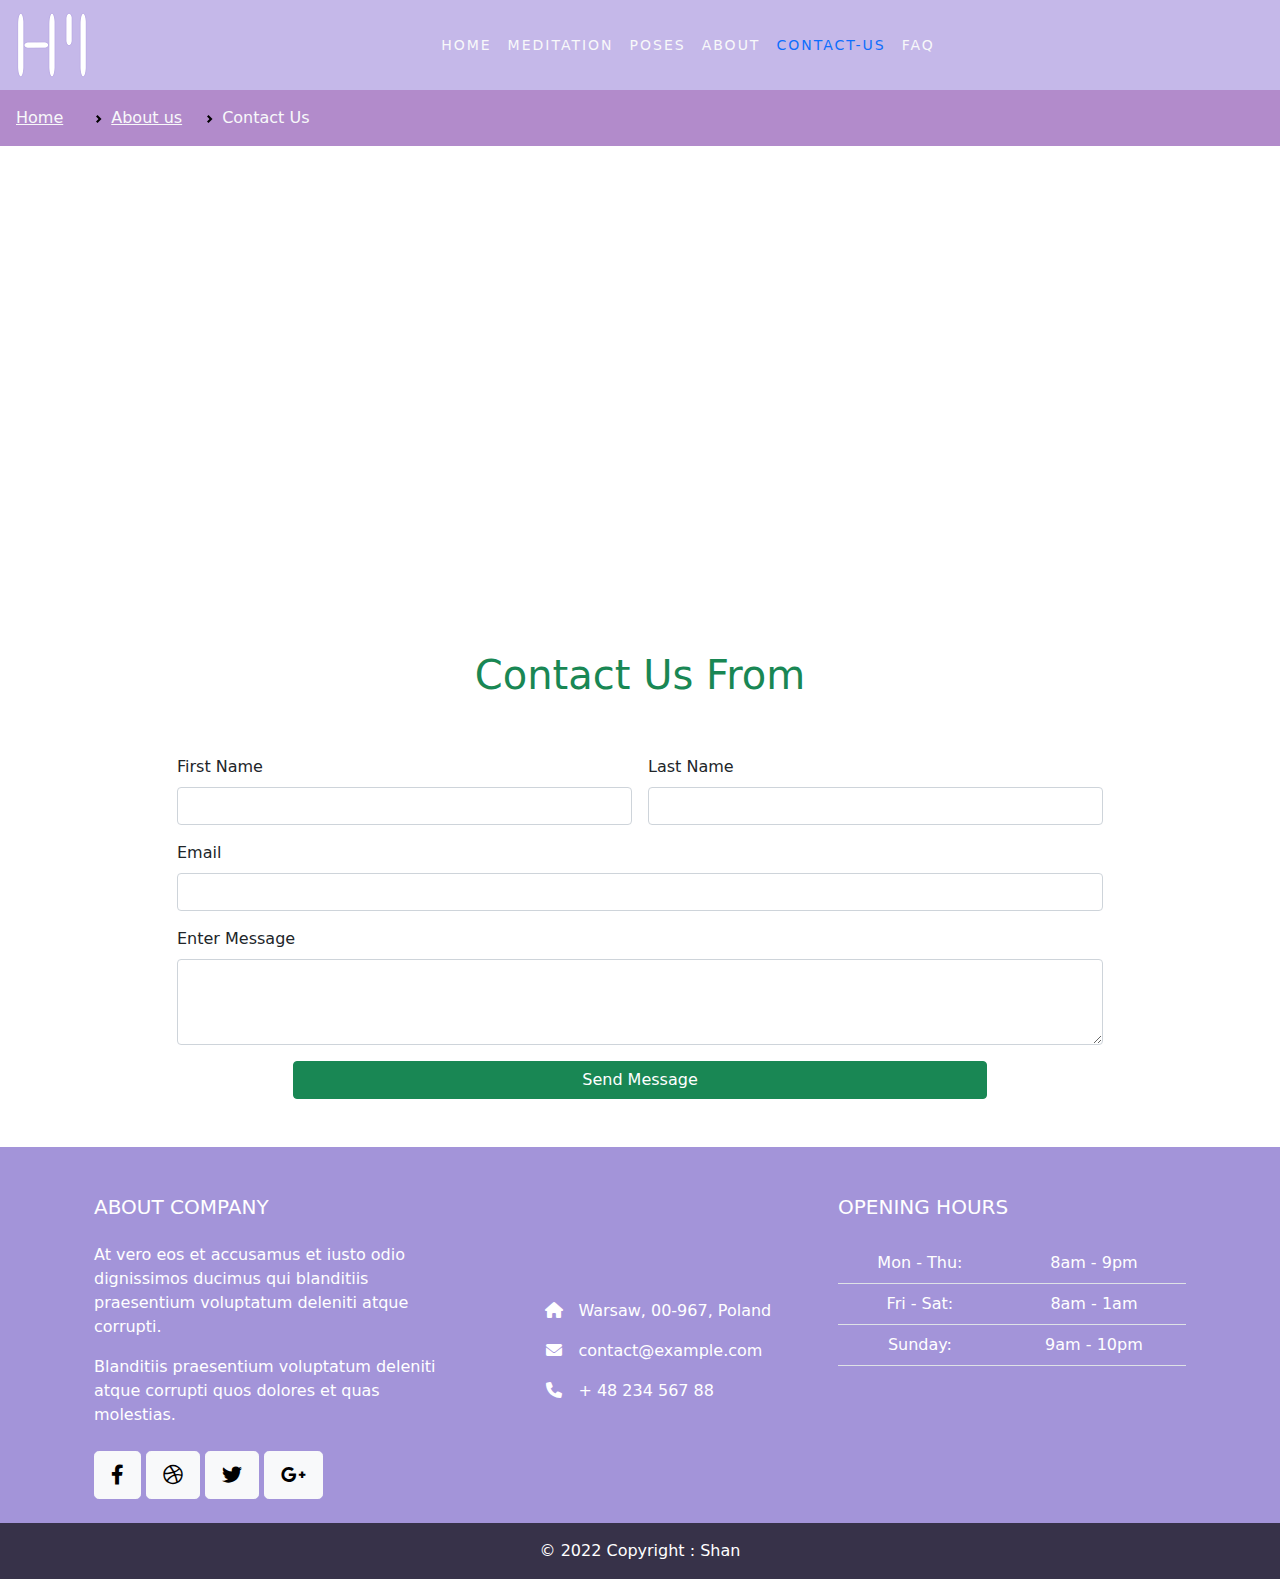
<file: contact-us.html>
<!DOCTYPE html>
<html lang="en">

<head>
    <meta charset="UTF-8">
    <meta http-equiv="X-UA-Compatible" content="IE=edge">
    <meta name="viewport" content="width=device-width, initial-scale=1.0">
    <title>Healthy Mind</title>
    <!-- ------------- bootstrap css link ------------------------- -->
    <link rel="stylesheet" href="./bootstrap/css/bootstrap.min.css">
    <!-- ------------- fontawesome link ------------------------- -->
    <link rel="stylesheet" href="./fontawesome/css/all.min.css">
    <!-- ------------- css main file link ------------------------- -->
    <link rel="stylesheet" href="./style.css">
</head>

<body>
    <!-- ------------------ navbar ------------------ -->
    <nav class="navbar navbar-expand-lg navbar-light py-0">
        <div class="container-fluid" id="navbar1">
            <a class="navbar-brand" href="./index.html"><img src="./assets/images/logo/hm-logo-2 copy.png" alt=""></a>
            <button class="navbar-toggler" type="button" data-bs-toggle="collapse"
                data-bs-target="#navbarSupportedContent" aria-controls="navbarSupportedContent" aria-expanded="false"
                aria-label="Toggle navigation">
                <span class="navbar-toggler-icon"></span>
            </button>
            <div class="collapse navbar-collapse" id="navbarSupportedContent">
                <ul class="navbar-nav mb-2 mb-lg-0 mx-auto">
                    <li class="nav-item"><a class="nav-link text-light" aria-current="page" href="./index.html">Home</a></li>
                    <li class="nav-item"><a class="nav-link text-light" aria-current="page" href="./maditation.html">Meditation</a></li>
                    <li class="nav-item"><a class="nav-link text-light" aria-current="page" href="./poses.html">Poses</a></li>
                    <!-- <li class="nav-item dropdown">
                        <a class="nav-link dropdown-toggle text-light" href="#" id="navbarDropdown" role="button"data-bs-toggle="dropdown" aria-expanded="false">
                            Poses
                        </a>
                        <ul class="dropdown-menu" aria-labelledby="navbarDropdown">
                            <li><a class="dropdown-item" href="./poses.html">All Pose</a></li>
                            <li><a class="dropdown-item" href="#">general Pose</a></li>
                            <li><a class="dropdown-item" href="#">Pose by type</a></li>
                            <li><a class="dropdown-item" href="#">Pose by benefit</a></li>
                            <li><a class="dropdown-item" href="#">Pose by anatomy</a></li>
                        </ul>
                      </li> -->
                      <li class="nav-item"><a class="nav-link text-light" aria-current="page" href="./about.html">About</a></li>
                        <li class="nav-item"><a class="nav-link text-primary" aria-current="page" href="./contact-us.html">Contact-us</a></li>
                        <li class="nav-item"><a class="nav-link text-light" aria-current="page" href="./querries.html">FAQ</a></li>
                        
                </ul>
            </div>
        </div>
    </nav>
    <!-- ------------------ navbar end ------------------ -->
   <!-- ============== breadcrumb section starts here ================ -->

   <nav style="--bs-breadcrumb-divider: url(&#34;data:image/svg+xml,%3Csvg xmlns='http://www.w3.org/2000/svg' width='8' height='8'%3E%3Cpath d='M2.5 0L1 1.5 3.5 4 1 6.5 2.5 8l4-4-4-4z' fill='currentColor'/%3E%3C/svg%3E&#34;);" aria-label="breadcrumb">
    <ol class="breadcrumb py-3 my-0" id="contact-breadrumb" style="background-color: #b28bcb;">
      <li class="breadcrumb-item px-3"><a href="./index.html" class="text-light">Home</a></li>
      <li class="breadcrumb-item px-3"><a href="./about.html" class="text-light">About us</a></li>
      <li class="breadcrumb-item active text-light" aria-current="page">Contact Us</li>
    </ol>
  </nav>

  <!-- ============== breadcrumb section ends here ================ -->

  <!-- ============== Map section starts here ================ -->

  <iframe
    src="https://www.google.com/maps/embed?pb=!1m18!1m12!1m3!1d3616.5339733467104!2d67.06307471498695!3d24.981965546529374!2m3!1f0!2f0!3f0!3m2!1i1024!2i768!4f13.1!3m3!1m2!1s0x3eb340e584b891c3%3A0x29b2cbc198ba2dbd!2sAptech%20Computer%20Education%20North%20Karachi%20Center!5e0!3m2!1sen!2s!4v1648470137571!5m2!1sen!2s" width="100%" height="450" style="border:0;" allowfullscreen="" loading="lazy"
  ></iframe>

  <!-- ============== Map section ends here ================ -->

  <!-- ============ contact form section starts here ============ -->

  <div class="container">
    <div class="row text-center mt-5">
      <h1 class="text-success">Contact Us From</h1>
    </div>
    <div class="row justify-content-center my-5">
      <div class="col-12 col-sm-12 col-md-10 col-lg-10">
        <form class="row g-3">
          <div class="col-md-6">
            <label for="" class="form-label">First Name</label>
            <input type="text" class="form-control" id="" />
          </div>
          <div class="col-md-6">
            <label for="" class="form-label">Last Name</label>
            <input type="text" class="form-control" id="" />
          </div>
          <div class="col-12">
            <label for="" class="form-label">Email</label>
            <input type="email" class="form-control" id="" />
          </div>
          <div class="col-12">
            <label for="exampleFormControlTextarea1" class="form-label"
              >Enter Message</label
            >
            <textarea
              class="form-control"
              id="exampleFormControlTextarea1"
              rows="3"
            ></textarea>
          </div>
          <div class="col-12 text-center">
            <button type="submit" class="btn btn-success w-75">Send Message</button>
          </div>
        </form>
      </div>
    </div>
  </div>

  <!-- ============ contact form section ends here ============ -->

    <!-- ------------------------ footer ------------------------ -->
        <footer class="text-white text-center text-lg-start" id="footer">
          <div class="container p-4">
            <div class="row mt-4">
              <div class="col-lg-4 col-md-12 mb-4 mb-md-0">
                <h5 class="text-uppercase mb-4">About company</h5>
      
                <p>
                  At vero eos et accusamus et iusto odio dignissimos ducimus qui blanditiis praesentium
                  voluptatum deleniti atque corrupti.
                </p>
      
                <p>
                  Blanditiis praesentium voluptatum deleniti atque corrupti quos dolores et quas
                  molestias.
                </p>
      
                <div class="mt-4">
                  <a type="button" class="btn btn-floating btn-light btn-lg"><i class="fab fa-facebook-f"></i></a>
                  <a type="button" class="btn btn-floating btn-light btn-lg"><i class="fab fa-dribbble"></i></a>
                  <a type="button" class="btn btn-floating btn-light btn-lg"><i class="fab fa-twitter"></i></a>
                  <a type="button" class="btn btn-floating btn-light btn-lg"><i class="fab fa-google-plus-g"></i></a>
                </div>
              </div>
              <div class="col-lg-4 col-md-6 mb-4 mb-md-0">
                <!-- <h5 class="text-uppercase mb-4 pb-1">Search something</h5>
      
                <div class="form-outline form-white mb-4">
                  <input type="text" id="formControlLg" class="form-control form-control-lg" />
                  <label class="form-label" for="formControlLg">Search</label>
                </div> -->
      
                <ul class="fa-ul" style="margin-left: 30%; margin-top: 30%;">
                  <li class="mb-3">
                    <span class="fa-li"><i class="fas fa-home"></i></span><span class="ms-2">Warsaw, 00-967, Poland</span>
                  </li>
                  <li class="mb-3">
                    <span class="fa-li"><i class="fas fa-envelope"></i></span><span class="ms-2">contact@example.com</span>
                  </li>
                  <li class="mb-3">
                    <span class="fa-li"><i class="fas fa-phone"></i></span><span class="ms-2">+ 48 234 567 88</span>
                  </li>
                </ul>
              </div>
              <div class="col-lg-4 col-md-6 mb-4 mb-md-0">
                <h5 class="text-uppercase mb-4">Opening hours</h5>
      
                <table class="table text-center text-white">
                  <tbody class="fw-normal">
                    <tr>
                      <td>Mon - Thu:</td>
                      <td>8am - 9pm</td>
                    </tr>
                    <tr>
                      <td>Fri - Sat:</td>
                      <td>8am - 1am</td>
                    </tr>
                    <tr>
                      <td>Sunday:</td>
                      <td>9am - 10pm</td>
                    </tr>
                  </tbody>
                </table>
              </div>
            </div>
          </div>
          <div class="text-center p-3" style="background-color: rgba(0, 0, 0, 0.661)">
            © 2022 Copyright : Shan
          </div>
        </footer>
      <!-- ------------------------ footer end ------------------------ -->
</body>
<!-- --------------------- js link ------------------------- -->
<script src="./bootstrap/js/bootstrap.min.js"></script>

</html>
</file>
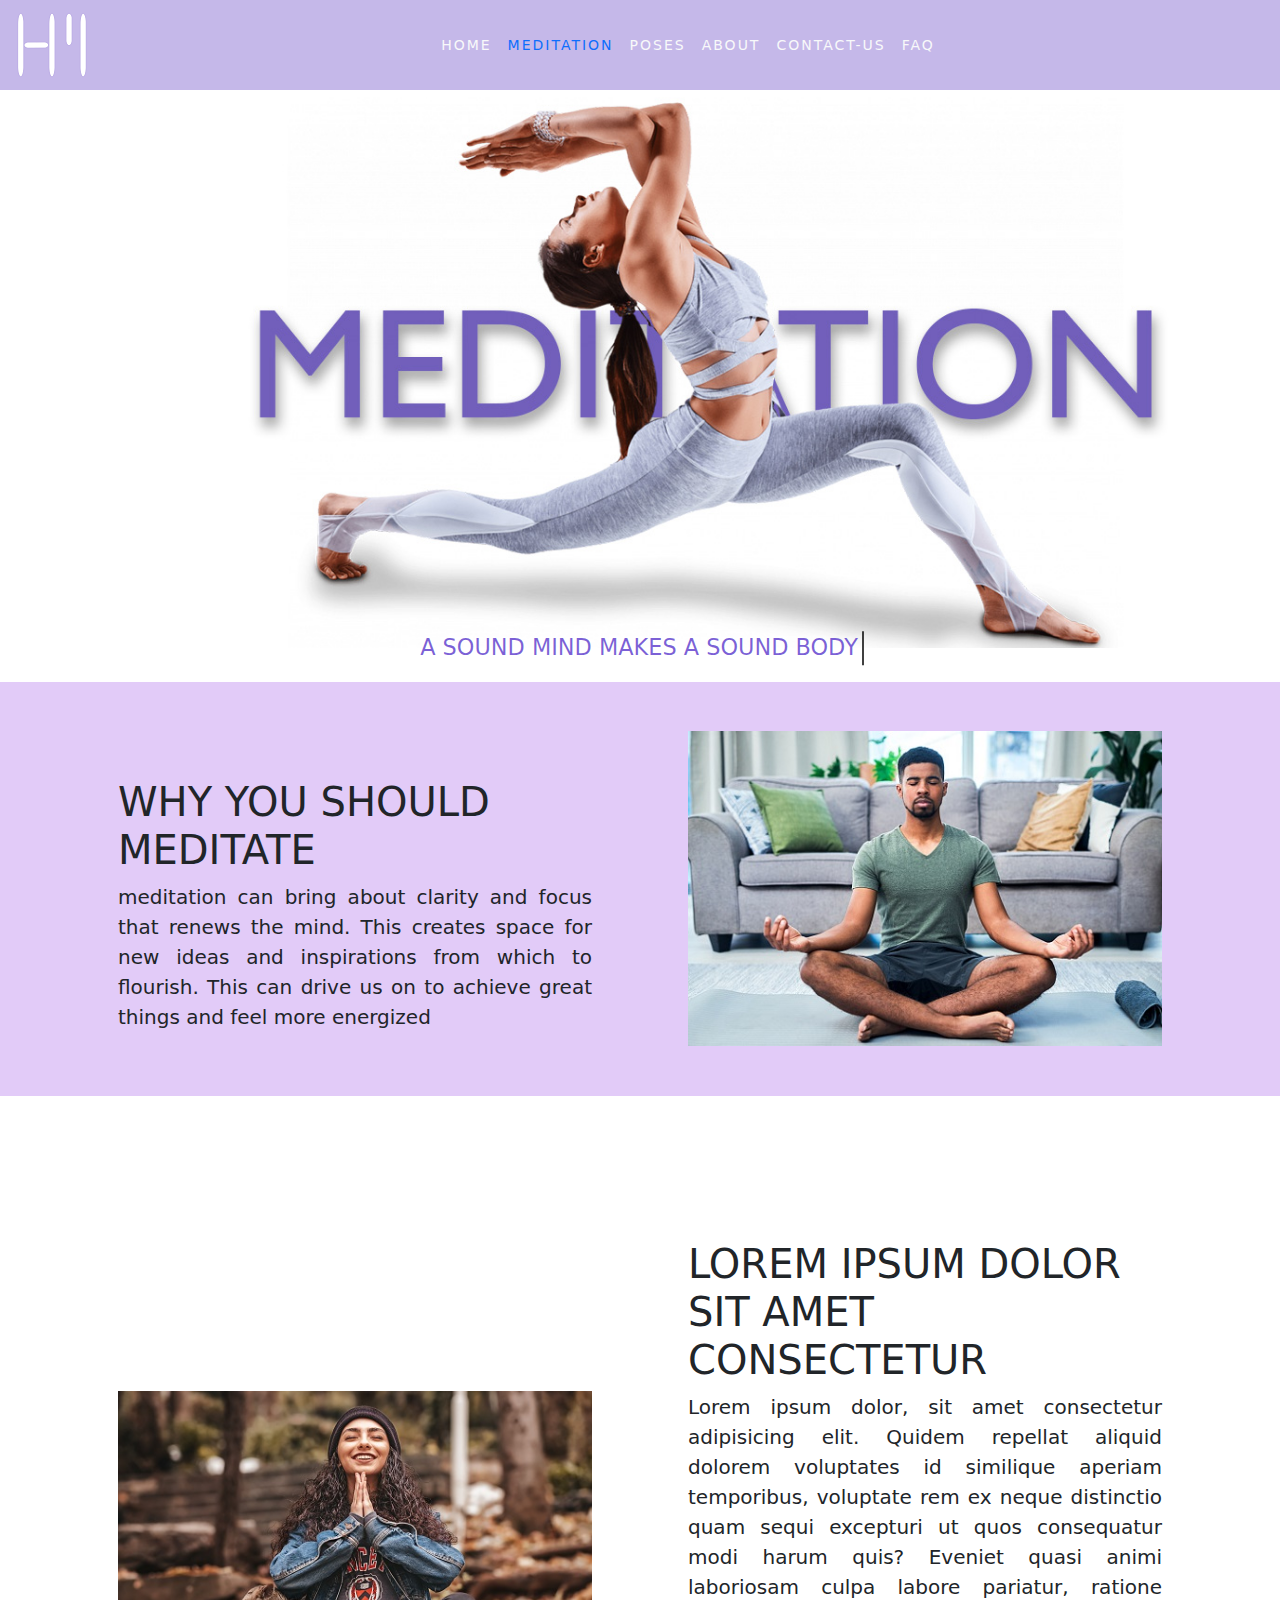
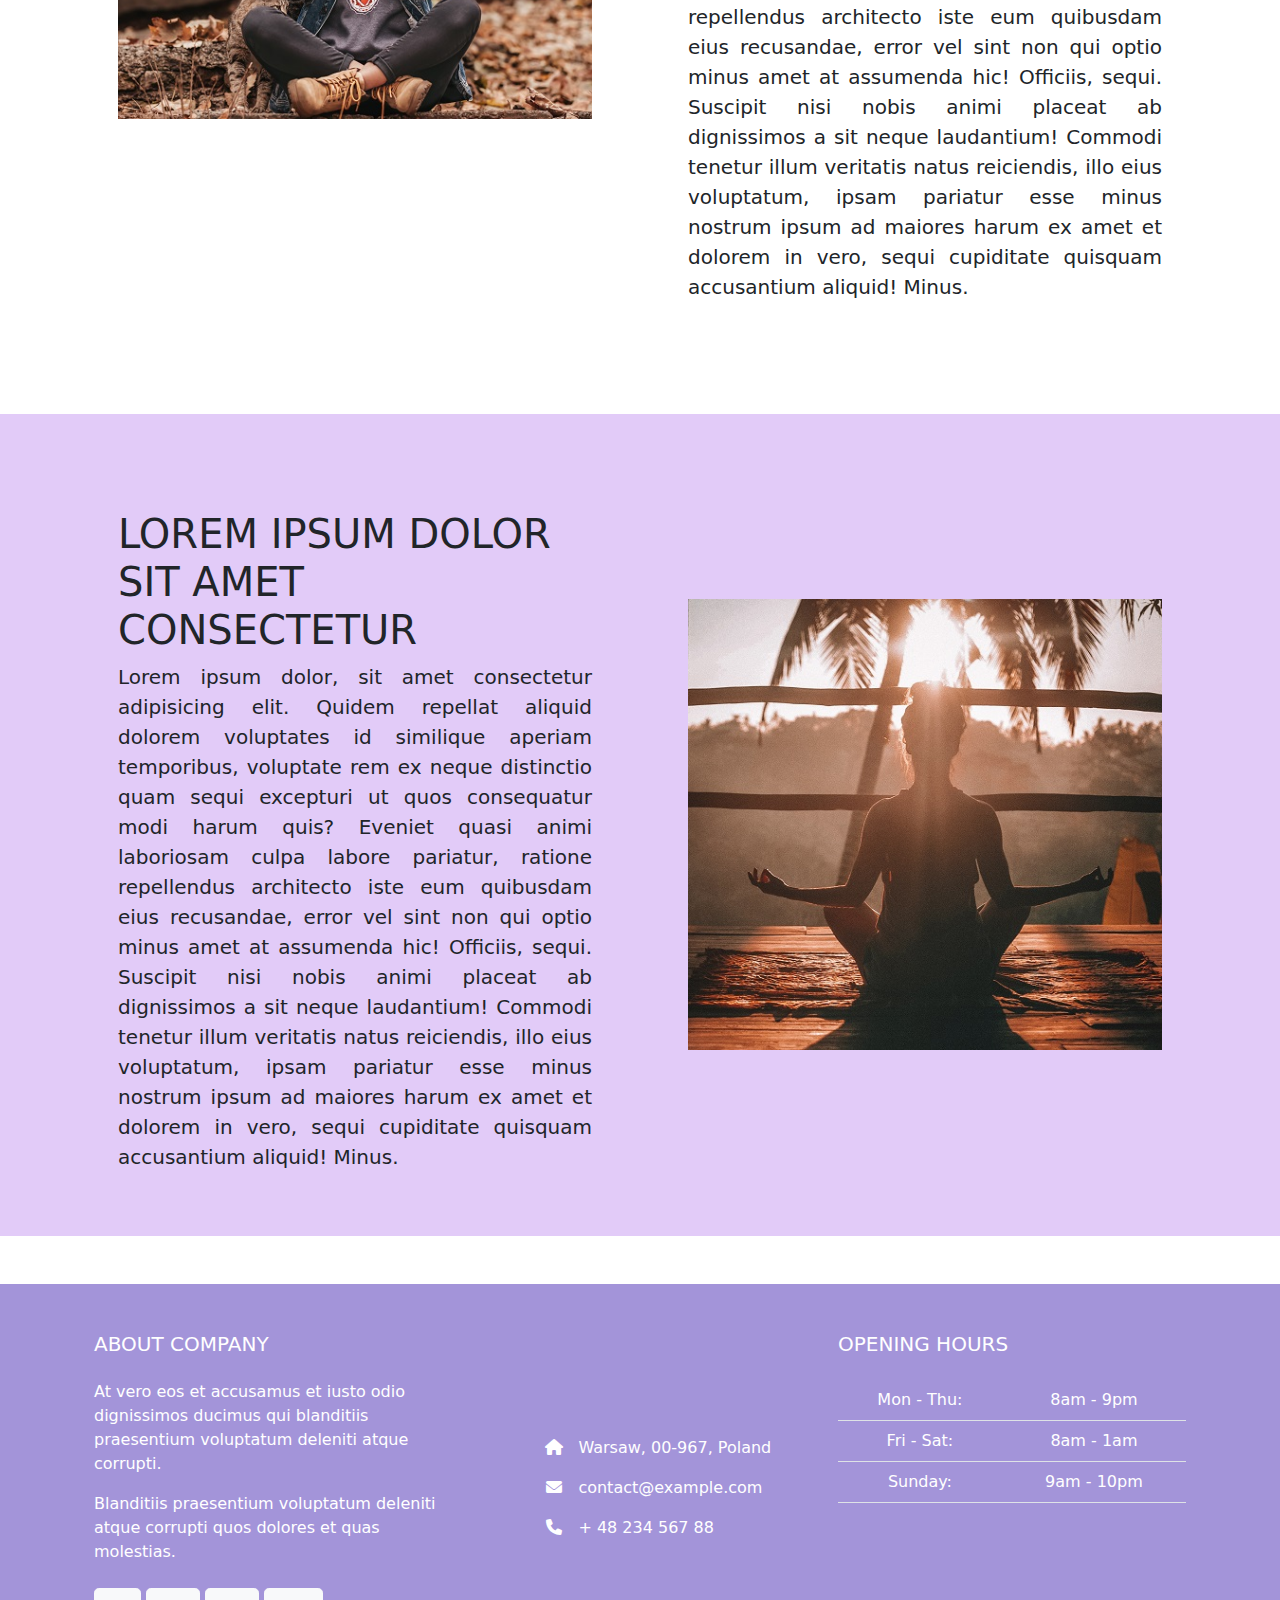
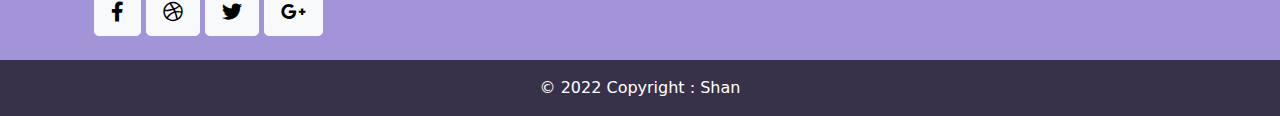
<file: maditation.html>
<!DOCTYPE html>
<html lang="en">

<head>
    <meta charset="UTF-8">
    <meta http-equiv="X-UA-Compatible" content="IE=edge">
    <meta name="viewport" content="width=device-width, initial-scale=1.0">
    <title>Document</title>
    <!-- ------------- bootstrap css link ------------------------- -->
    <link rel="stylesheet" href="./bootstrap/css/bootstrap.min.css">
    <!-- ------------- fontawesome link ------------------------- -->
    <link rel="stylesheet" href="./fontawesome/css/all.min.css">
    <!-- ------------- css main file link ------------------------- -->
    <link rel="stylesheet" href="./style.css">
</head>

<body>
    <!-- ------------------ navbar ------------------ -->
    <nav class="navbar navbar-expand-lg navbar-light py-0">
        <div class="container-fluid" id="navbar1">
            <a class="navbar-brand" href="./index.html"><img src="./assets/images/logo/hm-logo-2 copy.png" alt=""></a>
            <button class="navbar-toggler" type="button" data-bs-toggle="collapse"
                data-bs-target="#navbarSupportedContent" aria-controls="navbarSupportedContent" aria-expanded="false"
                aria-label="Toggle navigation">
                <span class="navbar-toggler-icon"></span>
            </button>
            <div class="collapse navbar-collapse" id="navbarSupportedContent">
                <ul class="navbar-nav mb-2 mb-lg-0 mx-auto">
                    <li class="nav-item"><a class="nav-link text-light" aria-current="page" href="./index.html">Home</a></li>
                    <li class="nav-item"><a class="nav-link text-primary" aria-current="page" href="./maditation.html">Meditation</a></li>
                    <li class="nav-item"><a class="nav-link text-light" aria-current="page" href="./poses.html">Poses</a></li>
                    <!-- <li class="nav-item dropdown">
                        <a class="nav-link dropdown-toggle text-light" href="#" id="navbarDropdown" role="button"data-bs-toggle="dropdown" aria-expanded="false">
                            Poses
                        </a>
                        <ul class="dropdown-menu" aria-labelledby="navbarDropdown">
                            <li><a class="dropdown-item" href="./poses.html">All Pose</a></li>
                            <li><a class="dropdown-item" href="#">general Pose</a></li>
                            <li><a class="dropdown-item" href="#">Pose by type</a></li>
                            <li><a class="dropdown-item" href="#">Pose by benefit</a></li>
                            <li><a class="dropdown-item" href="#">Pose by anatomy</a></li>
                        </ul>
                      </li> -->
                      <li class="nav-item"><a class="nav-link text-light" aria-current="page" href="./about.html">About</a></li>
                        <li class="nav-item"><a class="nav-link text-light" aria-current="page" href="./contact-us.html">Contact-us</a></li>
                        <li class="nav-item"><a class="nav-link text-light" aria-current="page" href="./querries.html">FAQ</a></li>
                        
                </ul>
            </div>
        </div>
    </nav>
    <!-- ------------------ navbar end ------------------ -->
    <!------------------------- background image --------------------------- -->
   <div class="container">
    <img src="./assets/images/meditaion background.jpg" class="img-fluid" alt="Responsive image">
   </div>
    <!------------------------- background image ends --------------------------- -->


    <!-- --------------- type writer text --------------------- -->
    <div class="container" id="text-wid">
      <!-- <div class="row row-cols-1 row-cols-md-3 row-cols-lg-4 "> -->
    <p class="line-1 anim-typewriter">A SOUND MIND MAKES A SOUND BODY</p>
  <!-- </div> -->
  </div>
    <!-- --------------- type writer text ends--------------------- -->

    <!-- --------------------- about meditation ------------------ -->

    <!-- ============== meditatin 1 section starts here ================ -->
<section id="med-top">
    <div class="container">
      <div class="row row-cols-1 row-cols-sm-1 row-cols-md-1 row-cols-lg-2  mb-5">
        <div class="col mt-5 p-5">
          <h1 class="text-uppercase">Why you should meditate</h1>
          <p id="meditate-para">meditation can bring about clarity and focus that renews the mind. This creates space for new ideas and inspirations from which to flourish. This can drive us on to achieve great things and feel more energized</p>
        </div>
        <div class="col p-5" >
           <div class="justify-content-center d-flex align-items-center h-100"> 
             <img src="./assets/images/meditaion-top.jpg" class="img-fluid" alt="">
          </div>
        </div>
      </div>
    </div>
  </section>
    <!-- ============== mediation 1 section ends here ================ -->

    <!-- ============== mediation 2 section starts here ================ -->

    <div class="container">
      <div class="row row-cols-1 row-cols-sm-1 row-cols-md-1 row-cols-lg-2  mb-5">
        <div class="col p-5 order-1 order-lg-0" >
          <div class="justify-content-center d-flex align-items-center h-100"> 
            <img src="./assets/images/meditaion-bottom.jpg" class="img-fluid" alt="">
         </div>
       </div>
        
        <div class="col mt-5 p-5">
          <h1 class="text-uppercase">Lorem ipsum dolor sit amet consectetur</h1>
          <p id="meditate-para">Lorem ipsum dolor, sit amet consectetur adipisicing elit. Quidem repellat aliquid dolorem voluptates id similique aperiam temporibus, voluptate rem ex neque distinctio quam sequi excepturi ut quos consequatur modi harum quis? Eveniet quasi animi laboriosam culpa labore pariatur, ratione repellendus architecto iste eum quibusdam eius recusandae, error vel sint non qui optio minus amet at assumenda hic! Officiis, sequi. Suscipit nisi nobis animi placeat ab dignissimos a sit neque laudantium! Commodi tenetur illum veritatis natus reiciendis, illo eius voluptatum, ipsam pariatur esse minus nostrum ipsum ad maiores harum ex amet et dolorem in vero, sequi cupiditate quisquam accusantium aliquid! Minus.</p>
        </div>
      </div>
    </div>
    <!-- ============== mediation 2 section ends here ================ -->
    <!-- ============== meditatin 3 section starts here ================ -->
<section id="med-top">
  <div class="container">
    <div class="row row-cols-1 row-cols-sm-1 row-cols-md-1 row-cols-lg-2  mb-5">
      <div class="col mt-5 p-5">
        <h1 class="text-uppercase">Lorem ipsum dolor sit amet consectetur</h1>
        <p id="meditate-para">Lorem ipsum dolor, sit amet consectetur adipisicing elit. Quidem repellat aliquid dolorem voluptates id similique aperiam temporibus, voluptate rem ex neque distinctio quam sequi excepturi ut quos consequatur modi harum quis? Eveniet quasi animi laboriosam culpa labore pariatur, ratione repellendus architecto iste eum quibusdam eius recusandae, error vel sint non qui optio minus amet at assumenda hic! Officiis, sequi. Suscipit nisi nobis animi placeat ab dignissimos a sit neque laudantium! Commodi tenetur illum veritatis natus reiciendis, illo eius voluptatum, ipsam pariatur esse minus nostrum ipsum ad maiores harum ex amet et dolorem in vero, sequi cupiditate quisquam accusantium aliquid! Minus.</p>
      </div>
      <div class="col p-5" >
         <div class="justify-content-center d-flex align-items-center h-100"> 
           <img src="./assets/images/meditaion-bottom-3.jpg" class="img-fluid" alt="">
        </div>
      </div>
    </div>
  </div>
</section>
  <!-- ============== mediation 3 section ends here ================ -->

    <!-- --------------------- about meditation ends here ------------------ -->

    <!-- ------------------------ footer ------------------------ -->
        <footer class="text-white text-center text-lg-start" id="footer">
          <div class="container p-4">
            <div class="row mt-4">
              <div class="col-lg-4 col-md-12 mb-4 mb-md-0">
                <h5 class="text-uppercase mb-4">About company</h5>
      
                <p>
                  At vero eos et accusamus et iusto odio dignissimos ducimus qui blanditiis praesentium
                  voluptatum deleniti atque corrupti.
                </p>
      
                <p>
                  Blanditiis praesentium voluptatum deleniti atque corrupti quos dolores et quas
                  molestias.
                </p>
      
                <div class="mt-4">
                  <a type="button" class="btn btn-floating btn-light btn-lg"><i class="fab fa-facebook-f"></i></a>
                  <a type="button" class="btn btn-floating btn-light btn-lg"><i class="fab fa-dribbble"></i></a>
                  <a type="button" class="btn btn-floating btn-light btn-lg"><i class="fab fa-twitter"></i></a>
                  <a type="button" class="btn btn-floating btn-light btn-lg"><i class="fab fa-google-plus-g"></i></a>
                </div>
              </div>
              <div class="col-lg-4 col-md-6 mb-4 mb-md-0">
                <!-- <h5 class="text-uppercase mb-4 pb-1">Search something</h5>
      
                <div class="form-outline form-white mb-4">
                  <input type="text" id="formControlLg" class="form-control form-control-lg" />
                  <label class="form-label" for="formControlLg">Search</label>
                </div> -->
      
                <ul class="fa-ul" style="margin-left: 30%; margin-top: 30%;">
                  <li class="mb-3">
                    <span class="fa-li"><i class="fas fa-home"></i></span><span class="ms-2">Warsaw, 00-967, Poland</span>
                  </li>
                  <li class="mb-3">
                    <span class="fa-li"><i class="fas fa-envelope"></i></span><span class="ms-2">contact@example.com</span>
                  </li>
                  <li class="mb-3">
                    <span class="fa-li"><i class="fas fa-phone"></i></span><span class="ms-2">+ 48 234 567 88</span>
                  </li>
                </ul>
              </div>
              <div class="col-lg-4 col-md-6 mb-4 mb-md-0">
                <h5 class="text-uppercase mb-4">Opening hours</h5>
      
                <table class="table text-center text-white">
                  <tbody class="fw-normal">
                    <tr>
                      <td>Mon - Thu:</td>
                      <td>8am - 9pm</td>
                    </tr>
                    <tr>
                      <td>Fri - Sat:</td>
                      <td>8am - 1am</td>
                    </tr>
                    <tr>
                      <td>Sunday:</td>
                      <td>9am - 10pm</td>
                    </tr>
                  </tbody>
                </table>
              </div>
            </div>
          </div>
          <div class="text-center p-3" style="background-color: rgba(0, 0, 0, 0.661)">
            © 2022 Copyright : Shan
          </div>
        </footer>
      <!-- ------------------------ footer end ------------------------ -->
</body>
<!-- --------------------- js link ------------------------- -->
<script src="./bootstrap/js/bootstrap.min.js"></script>

</html>
</file>
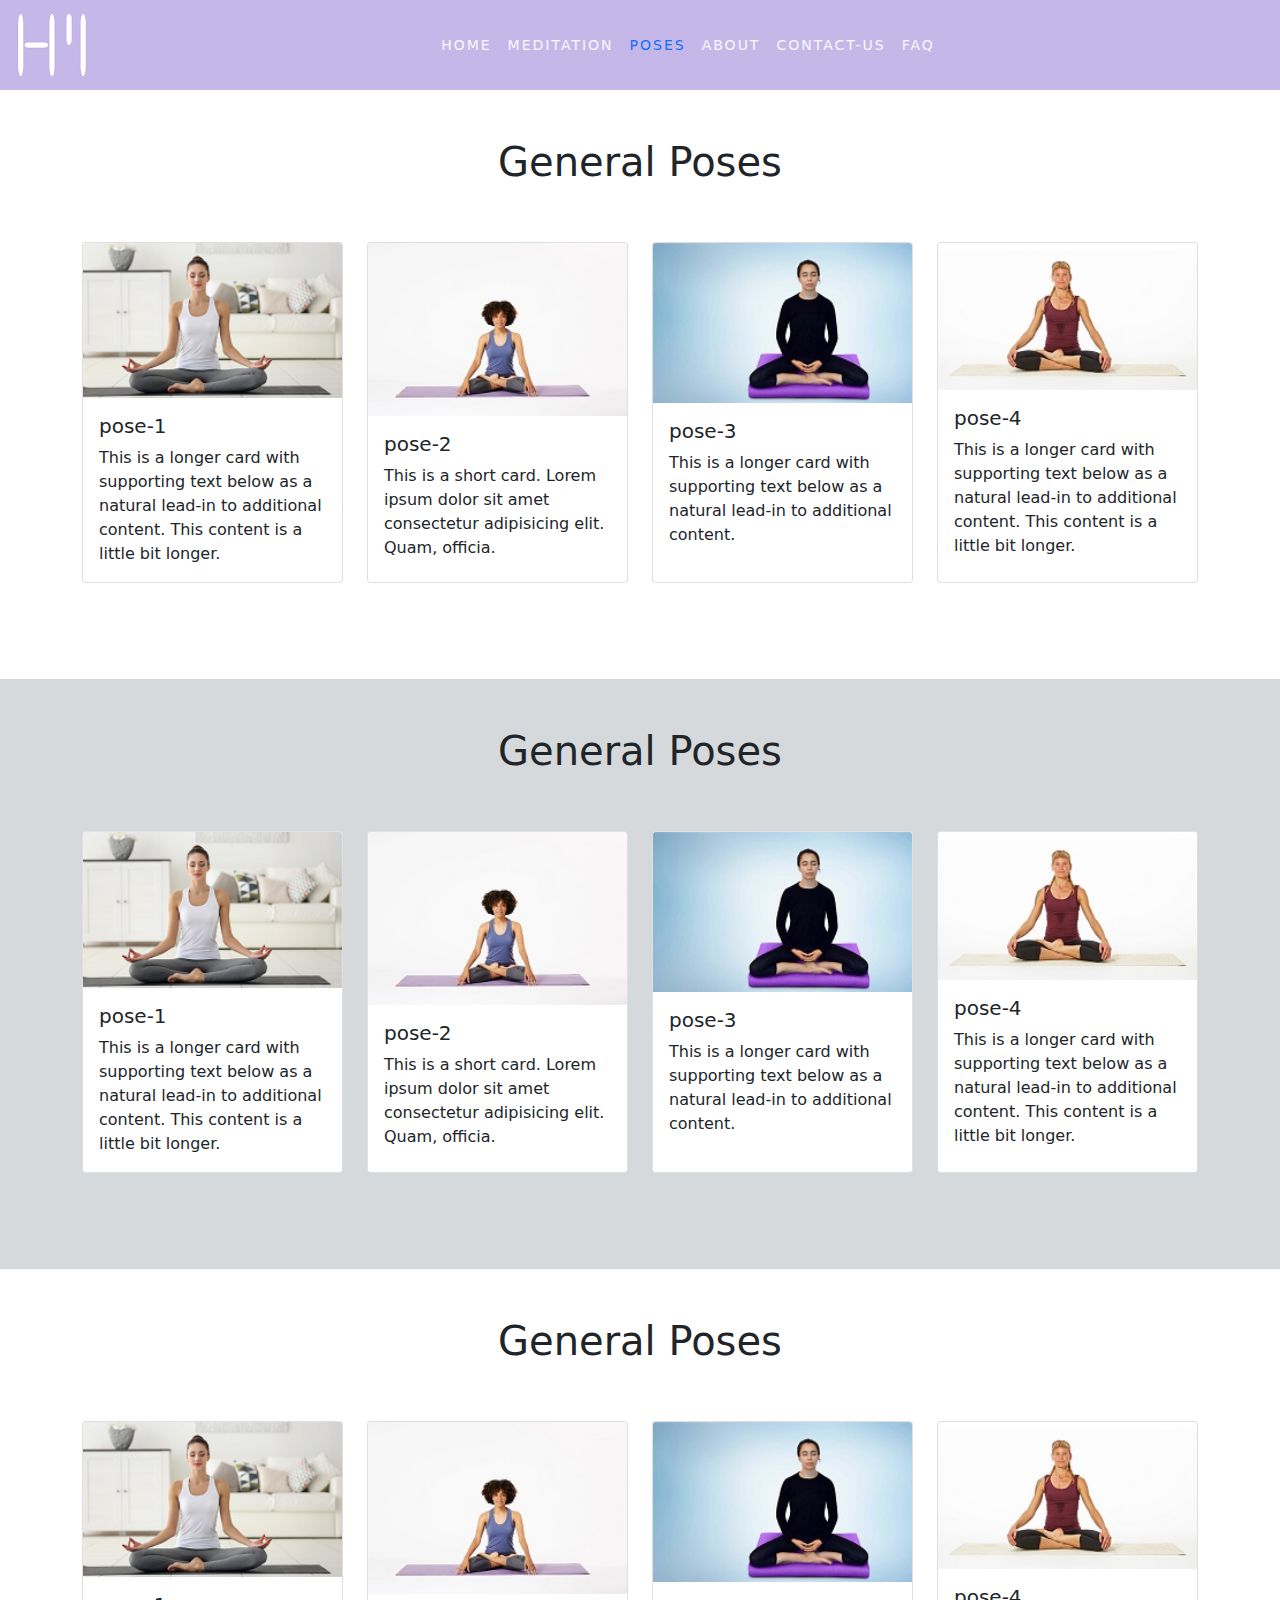
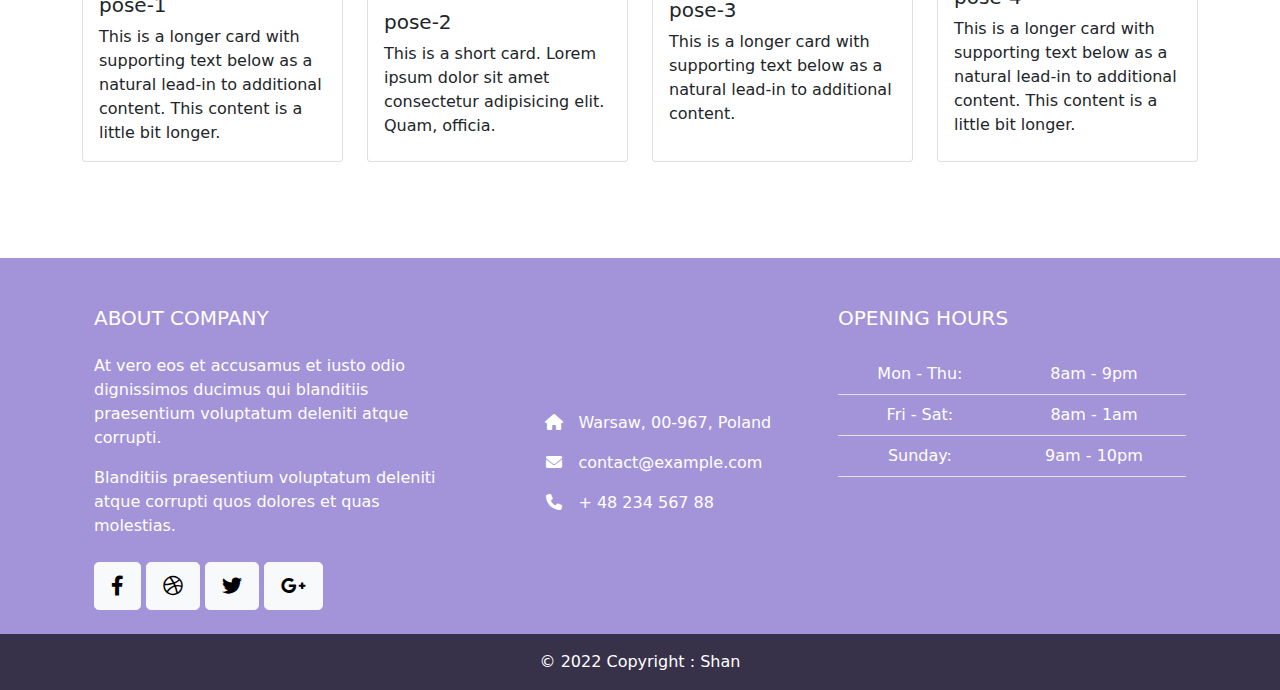
<file: poses.html>
<!DOCTYPE html>
<html lang="en">

<head>
    <meta charset="UTF-8">
    <meta http-equiv="X-UA-Compatible" content="IE=edge">
    <meta name="viewport" content="width=device-width, initial-scale=1.0">
    <title>Document</title>
    <!-- ------------- bootstrap css link ------------------------- -->
    <link rel="stylesheet" href="./bootstrap/css/bootstrap.min.css">
    <!-- ------------- fontawesome link ------------------------- -->
    <link rel="stylesheet" href="./fontawesome/css/all.min.css">
    <!-- ------------- css main file link ------------------------- -->
    <link rel="stylesheet" href="./style.css">
</head>

<body>
    <!-- ------------------ navbar ------------------ -->
    <nav class="navbar navbar-expand-lg navbar-light py-0">
        <div class="container-fluid" id="navbar1">
            <a class="navbar-brand" href="./index.html"><img src="./assets/images/logo/hm-logo-2 copy.png" alt=""></a>
            <button class="navbar-toggler" type="button" data-bs-toggle="collapse"
                data-bs-target="#navbarSupportedContent" aria-controls="navbarSupportedContent" aria-expanded="false"
                aria-label="Toggle navigation">
                <span class="navbar-toggler-icon"></span>
            </button>
            <div class="collapse navbar-collapse" id="navbarSupportedContent">
                <ul class="navbar-nav mb-2 mb-lg-0 mx-auto">
                    <li class="nav-item"><a class="nav-link text-light" aria-current="page" href="./index.html">Home</a></li>
                    <li class="nav-item"><a class="nav-link text-light" aria-current="page"href="./maditation.html">Meditation</a></li>
                    <li class="nav-item"><a class="nav-link text-primary" aria-current="page"href="./poses.html">Poses</a></li>
                    <!-- <li class="nav-item dropdown">
                        <a class="nav-link dropdown-toggle" href="#" id="navbarDropdown" role="button"
                            data-bs-toggle="dropdown" aria-expanded="false">
                            Poses
                        </a>
                        <ul class="dropdown-menu" aria-labelledby="navbarDropdown">
                            <li><a class="dropdown-item" href="./poses.html">All Pose</a></li>
                            <li><a class="dropdown-item" href="#">general Pose</a></li>
                            <li><a class="dropdown-item" href="#">Pose by type</a></li>
                            <li><a class="dropdown-item" href="#">Pose by benefit</a></li>
                            <li><a class="dropdown-item" href="#">Pose by anatomy</a></li>
                        </ul>
                    </li> -->
                    <li class="nav-item"><a class="nav-link text-light" aria-current="page"
                            href="./about.html">About</a></li>
                    <li class="nav-item"><a class="nav-link text-light" aria-current="page"
                            href="./contact-us.html">Contact-us</a></li>
                    <li class="nav-item"><a class="nav-link text-light" aria-current="page"
                            href="./querries.html">FAQ</a></li>

                </ul>
            </div>
        </div>
    </nav>
    <!-- ------------------ navbar end ------------------ -->
    <!-- ------------------------- Poses ---------------------------- -->
    <section id="poses-section">
        <div class="container pb-5">
            <div class="row text-center py-5">
                <h1>General Poses</h1>
            </div>
            <div class="row row-cols-1 row-cols-sm-2 row-cols-md-2 row-cols-lg-4 g-4 mb-5">
                <div class="col">
                    <div class="card h-100">
                        <img src="./assets/images/poses4.png" class="card-img-top" alt="..." />
                        <div class="card-body">
                            <h5 class="card-title">pose-1</h5>
                            <p class="card-text">
                                This is a longer card with supporting text below as a natural
                                lead-in to additional content. This content is a little bit
                                longer.
                            </p>
                        </div>
                    </div>
                </div>
                <div class="col">
                    <div class="card h-100">
                        <img src="./assets/images/poses1.jpg" class="card-img-top" alt="..." />
                        <div class="card-body">
                            <h5 class="card-title">pose-2</h5>
                            <p class="card-text">
                                This is a short card. Lorem ipsum dolor sit amet consectetur
                                adipisicing elit. Quam, officia.
                            </p>
                        </div>
                    </div>
                </div>
                <div class="col">
                    <div class="card h-100">
                        <img src="./assets/images/poses2.jpg" class="card-img-top" alt="..." />
                        <div class="card-body">
                            <h5 class="card-title">pose-3</h5>
                            <p class="card-text">
                                This is a longer card with supporting text below as a natural
                                lead-in to additional content.
                            </p>
                        </div>
                    </div>
                </div>
                <div class="col">
                    <div class="card h-100">
                        <img src="./assets/images/poses3.jpg" class="card-img-top" alt="..." />
                        <div class="card-body">
                            <h5 class="card-title">pose-4</h5>
                            <p class="card-text">
                                This is a longer card with supporting text below as a natural
                                lead-in to additional content. This content is a little bit
                                longer.
                            </p>
                        </div>
                    </div>
                </div>
            </div>
        </div>
    </section>
    <!-- ------------------------- Poses ends here---------------------------- -->
      <!-- ------------------------- Poses ---------------------------- -->
      <section id="poses-section2">
        <div class="container pb-5">
            <div class="row text-center py-5">
                <h1>General Poses</h1>
            </div>
            <div class="row row-cols-1 row-cols-sm-2 row-cols-md-2 row-cols-lg-4 g-4 mb-5">
                <div class="col">
                    <div class="card h-100">
                        <img src="./assets/images/poses4.png" class="card-img-top" alt="..." />
                        <div class="card-body">
                            <h5 class="card-title">pose-1</h5>
                            <p class="card-text">
                                This is a longer card with supporting text below as a natural
                                lead-in to additional content. This content is a little bit
                                longer.
                            </p>
                        </div>
                    </div>
                </div>
                <div class="col">
                    <div class="card h-100">
                        <img src="./assets/images/poses1.jpg" class="card-img-top" alt="..." />
                        <div class="card-body">
                            <h5 class="card-title">pose-2</h5>
                            <p class="card-text">
                                This is a short card. Lorem ipsum dolor sit amet consectetur
                                adipisicing elit. Quam, officia.
                            </p>
                        </div>
                    </div>
                </div>
                <div class="col">
                    <div class="card h-100">
                        <img src="./assets/images/poses2.jpg" class="card-img-top" alt="..." />
                        <div class="card-body">
                            <h5 class="card-title">pose-3</h5>
                            <p class="card-text">
                                This is a longer card with supporting text below as a natural
                                lead-in to additional content.
                            </p>
                        </div>
                    </div>
                </div>
                <div class="col">
                    <div class="card h-100">
                        <img src="./assets/images/poses3.jpg" class="card-img-top" alt="..." />
                        <div class="card-body">
                            <h5 class="card-title">pose-4</h5>
                            <p class="card-text">
                                This is a longer card with supporting text below as a natural
                                lead-in to additional content. This content is a little bit
                                longer.
                            </p>
                        </div>
                    </div>
                </div>
            </div>
        </div>
    </section>
    <!-- ------------------------- Poses ends here---------------------------- -->
  <!-- ------------------------- Poses ---------------------------- -->
  <section id="poses-section">
    <div class="container pb-5">
        <div class="row text-center py-5">
            <h1>General Poses</h1>
        </div>
        <div class="row row-cols-1 row-cols-sm-2 row-cols-md-2 row-cols-lg-4 g-4 mb-5">
            <div class="col">
                <div class="card h-100">
                    <img src="./assets/images/poses4.png" class="card-img-top" alt="..." />
                    <div class="card-body">
                        <h5 class="card-title">pose-1</h5>
                        <p class="card-text">
                            This is a longer card with supporting text below as a natural
                            lead-in to additional content. This content is a little bit
                            longer.
                        </p>
                    </div>
                </div>
            </div>
            <div class="col">
                <div class="card h-100">
                    <img src="./assets/images/poses1.jpg" class="card-img-top" alt="..." />
                    <div class="card-body">
                        <h5 class="card-title">pose-2</h5>
                        <p class="card-text">
                            This is a short card. Lorem ipsum dolor sit amet consectetur
                            adipisicing elit. Quam, officia.
                        </p>
                    </div>
                </div>
            </div>
            <div class="col">
                <div class="card h-100">
                    <img src="./assets/images/poses2.jpg" class="card-img-top" alt="..." />
                    <div class="card-body">
                        <h5 class="card-title">pose-3</h5>
                        <p class="card-text">
                            This is a longer card with supporting text below as a natural
                            lead-in to additional content.
                        </p>
                    </div>
                </div>
            </div>
            <div class="col">
                <div class="card h-100">
                    <img src="./assets/images/poses3.jpg" class="card-img-top" alt="..." />
                    <div class="card-body">
                        <h5 class="card-title">pose-4</h5>
                        <p class="card-text">
                            This is a longer card with supporting text below as a natural
                            lead-in to additional content. This content is a little bit
                            longer.
                        </p>
                    </div>
                </div>
            </div>
        </div>
    </div>
</section>
<!-- ------------------------- Poses ends here---------------------------- -->


    <!-- ------------------------ footer ------------------------ -->
    <footer class="text-white text-center text-lg-start" id="footer">
        <div class="container p-4">
            <div class="row mt-4">
                <div class="col-lg-4 col-md-12 mb-4 mb-md-0">
                    <h5 class="text-uppercase mb-4">About company</h5>

                    <p>
                        At vero eos et accusamus et iusto odio dignissimos ducimus qui blanditiis praesentium
                        voluptatum deleniti atque corrupti.
                    </p>

                    <p>
                        Blanditiis praesentium voluptatum deleniti atque corrupti quos dolores et quas
                        molestias.
                    </p>

                    <div class="mt-4">
                        <a type="button" class="btn btn-floating btn-light btn-lg"><i class="fab fa-facebook-f"></i></a>
                        <a type="button" class="btn btn-floating btn-light btn-lg"><i class="fab fa-dribbble"></i></a>
                        <a type="button" class="btn btn-floating btn-light btn-lg"><i class="fab fa-twitter"></i></a>
                        <a type="button" class="btn btn-floating btn-light btn-lg"><i
                                class="fab fa-google-plus-g"></i></a>
                    </div>
                </div>
                <div class="col-lg-4 col-md-6 mb-4 mb-md-0">
                    <!-- <h5 class="text-uppercase mb-4 pb-1">Search something</h5>
      
                <div class="form-outline form-white mb-4">
                  <input type="text" id="formControlLg" class="form-control form-control-lg" />
                  <label class="form-label" for="formControlLg">Search</label>
                </div> -->

                    <ul class="fa-ul" style="margin-left: 30%; margin-top: 30%;">
                        <li class="mb-3">
                            <span class="fa-li"><i class="fas fa-home"></i></span><span class="ms-2">Warsaw, 00-967,
                                Poland</span>
                        </li>
                        <li class="mb-3">
                            <span class="fa-li"><i class="fas fa-envelope"></i></span><span
                                class="ms-2">contact@example.com</span>
                        </li>
                        <li class="mb-3">
                            <span class="fa-li"><i class="fas fa-phone"></i></span><span class="ms-2">+ 48 234 567
                                88</span>
                        </li>
                    </ul>
                </div>
                <div class="col-lg-4 col-md-6 mb-4 mb-md-0">
                    <h5 class="text-uppercase mb-4">Opening hours</h5>

                    <table class="table text-center text-white">
                        <tbody class="fw-normal">
                            <tr>
                                <td>Mon - Thu:</td>
                                <td>8am - 9pm</td>
                            </tr>
                            <tr>
                                <td>Fri - Sat:</td>
                                <td>8am - 1am</td>
                            </tr>
                            <tr>
                                <td>Sunday:</td>
                                <td>9am - 10pm</td>
                            </tr>
                        </tbody>
                    </table>
                </div>
            </div>
        </div>
        <div class="text-center p-3" style="background-color: rgba(0, 0, 0, 0.661)">
            © 2022 Copyright : Shan
        </div>
    </footer>
    <!-- ------------------------ footer end ------------------------ -->
</body>
<!-- --------------------- js link ------------------------- -->
<script src="./bootstrap/js/bootstrap.min.js"></script>

</html>
</file>
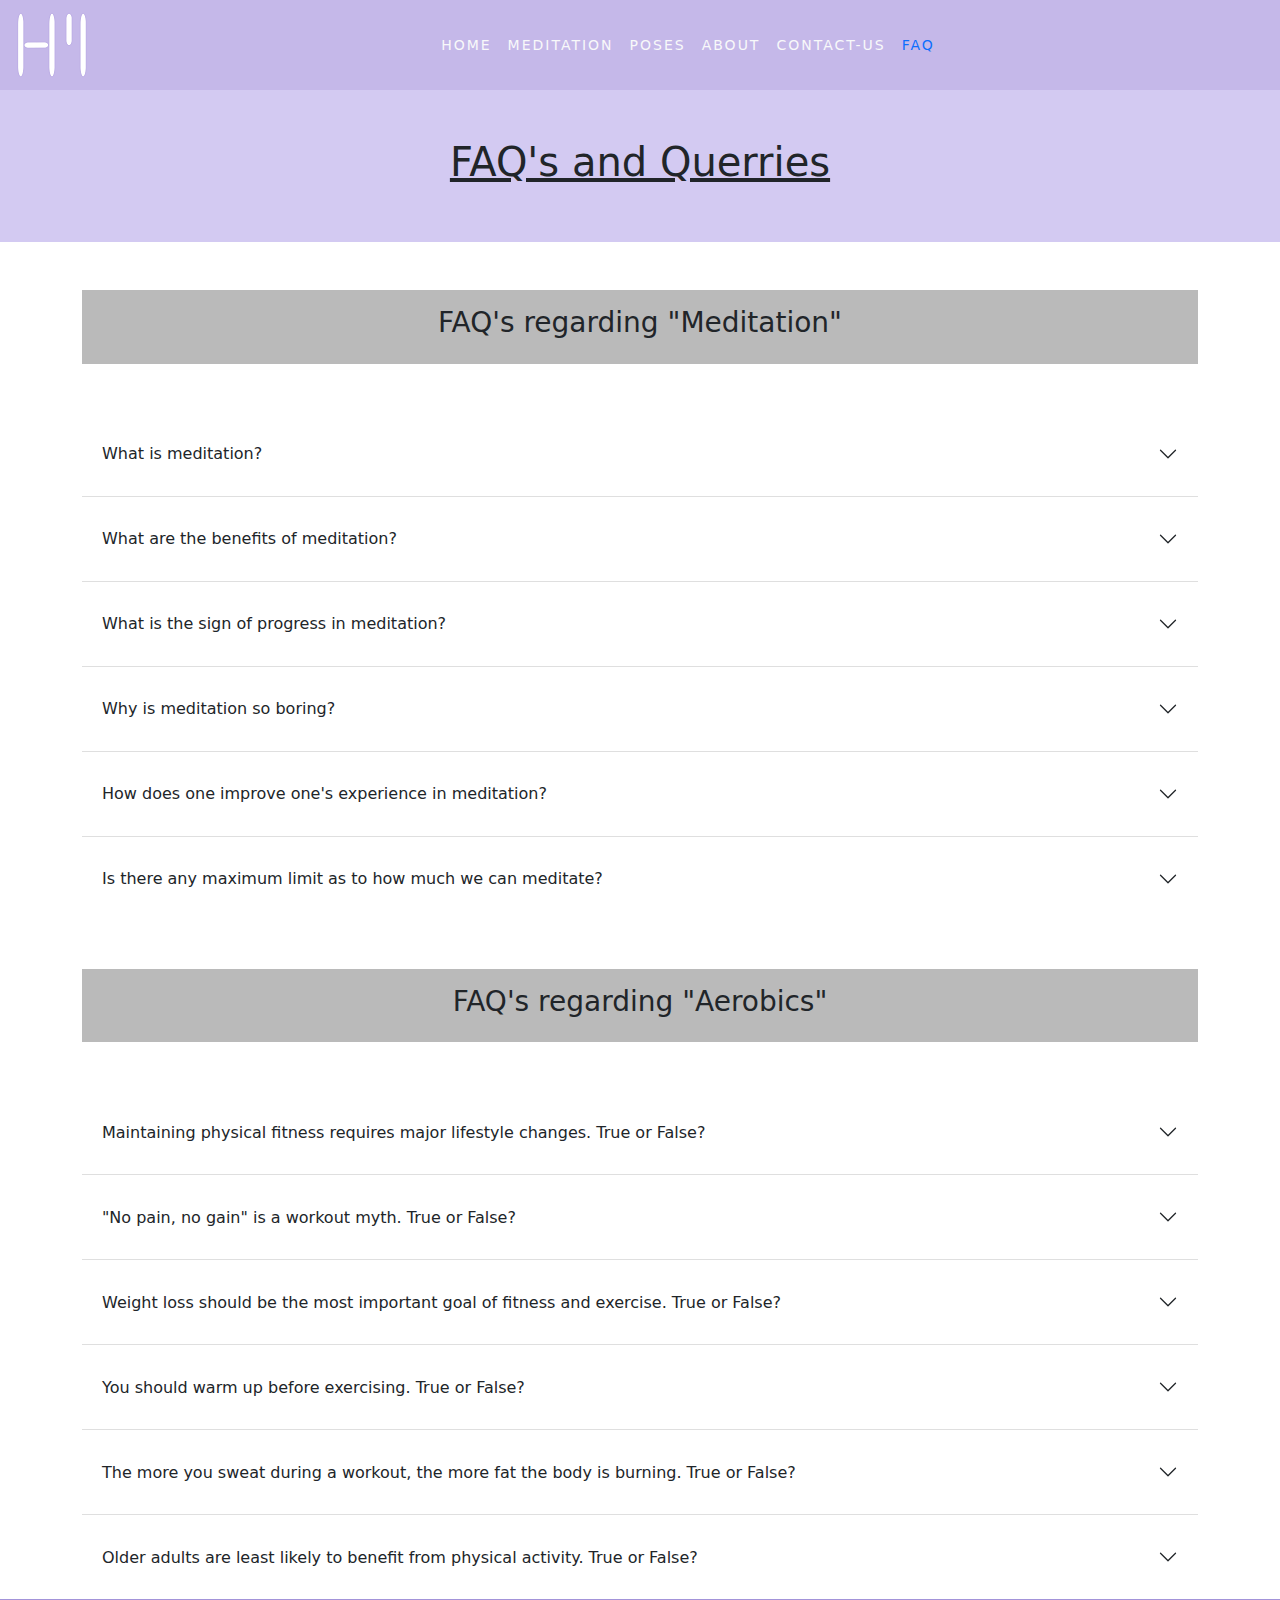
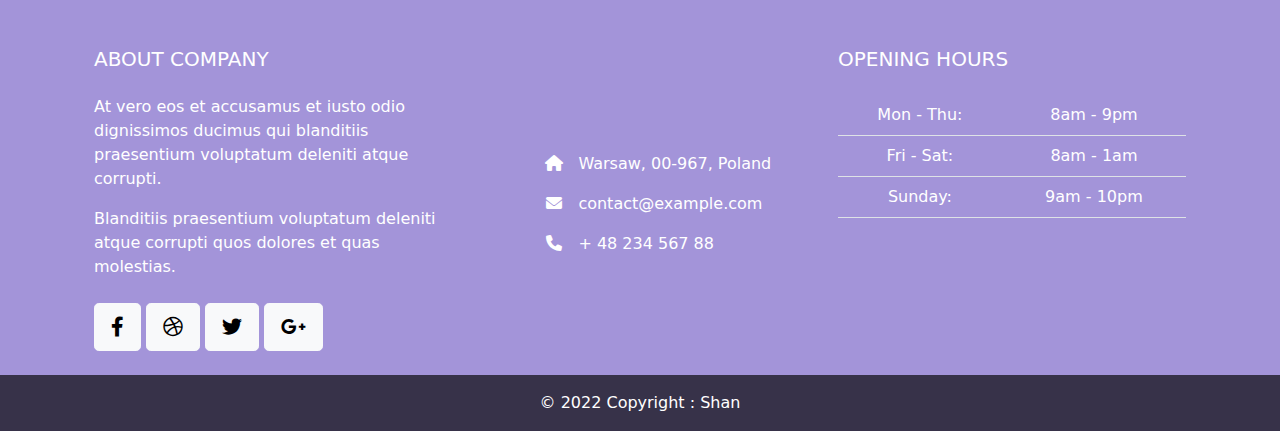
<file: querries.html>
<!DOCTYPE html>
<html lang="en">

<head>
    <meta charset="UTF-8">
    <meta http-equiv="X-UA-Compatible" content="IE=edge">
    <meta name="viewport" content="width=device-width, initial-scale=1.0">
    <title>Document</title>
    <!-- ------------- bootstrap css link ------------------------- -->
    <link rel="stylesheet" href="./bootstrap/css/bootstrap.min.css">
    <!-- ------------- fontawesome link ------------------------- -->
    <link rel="stylesheet" href="./fontawesome/css/all.min.css">
    <!-- ------------- css main file link ------------------------- -->
    <link rel="stylesheet" href="./style.css">
</head>

<body>
    <!-- ------------------ navbar ------------------ -->
    <nav class="navbar navbar-expand-lg navbar-light py-0">
        <div class="container-fluid" id="navbar1">
            <a class="navbar-brand" href="./index.html"><img src="./assets/images/logo/hm-logo-2 copy.png" alt=""></a>
            <button class="navbar-toggler" type="button" data-bs-toggle="collapse"
                data-bs-target="#navbarSupportedContent" aria-controls="navbarSupportedContent" aria-expanded="false"
                aria-label="Toggle navigation">
                <span class="navbar-toggler-icon"></span>
            </button>
            <div class="collapse navbar-collapse" id="navbarSupportedContent">
                <ul class="navbar-nav mb-2 mb-lg-0 mx-auto">
                    <li class="nav-item"><a class="nav-link text-light" aria-current="page" href="./index.html">Home</a></li>
                    <li class="nav-item"><a class="nav-link text-light" aria-current="page" href="./maditation.html">Meditation</a></li>
                    <li class="nav-item"><a class="nav-link text-light" aria-current="page" href="./poses.html">Poses</a></li>
                    <!-- <li class="nav-item dropdown">
                        <a class="nav-link dropdown-toggle text-light" href="#" id="navbarDropdown" role="button"data-bs-toggle="dropdown" aria-expanded="false">
                            Poses
                        </a>
                        <ul class="dropdown-menu" aria-labelledby="navbarDropdown">
                            <li><a class="dropdown-item" href="./poses.html">All Pose</a></li>
                            <li><a class="dropdown-item" href="#">general Pose</a></li>
                            <li><a class="dropdown-item" href="#">Pose by type</a></li>
                            <li><a class="dropdown-item" href="#">Pose by benefit</a></li>
                            <li><a class="dropdown-item" href="#">Pose by anatomy</a></li>
                        </ul>
                      </li> -->
                      <li class="nav-item"><a class="nav-link text-light" aria-current="page" href="./about.html">About</a></li>
                        <li class="nav-item"><a class="nav-link text-light" aria-current="page" href="./contact-us.html">Contact-us</a></li>
                        <li class="nav-item"><a class="nav-link text-primary" aria-current="page" href="./querries.html">FAQ</a></li>
     
                </ul>
            </div>
        </div>
    </nav>
    <!-- ------------------ navbar end ------------------ -->
    <!-- -------------------------------------- Accordian ----------------------------- -->
    <div class="accordian-h py-5">
        <h1>FAQ's and Querries</h1>
    </div>
    <div class="container">
        <div class="accordian-subclass py-3 my-5">
            <h3>FAQ's regarding "Meditation"</h3>
        </div>
        <div class="accordion accordion-flush" id="accordionFlushExample">
            <div class="accordion-item py-3">
              <h2 class="accordion-header" id="flush-headingOne">
                <button class="accordion-button collapsed" type="button" data-bs-toggle="collapse" data-bs-target="#flush-collapseOne" aria-expanded="false" aria-controls="flush-collapseOne">
                    What is meditation?
                </button>
              </h2>
              <div id="flush-collapseOne" class="accordion-collapse collapse" aria-labelledby="flush-headingOne" data-bs-parent="#accordionFlushExample">
                <div class="accordion-body">A mind that is in the present moment, alert, without agitation, hesitation and anticipation is meditation. A mind that has become no mind and has come back to its source is meditation. 
                    In meditation all other organs are in deep rest. Repose in that cool, calm, serene depth of your Being; this is immensely valuable and precious. In meditation, mind is brought back to its source. The first step is to relax, and the last step, also is to relax. Meditation is not going somewhere else; it is diving deep inside.</div>
              </div>
            </div>
            <div class="accordion-item py-3">
              <h2 class="accordion-header" id="flush-headingTwo">
                <button class="accordion-button collapsed" type="button" data-bs-toggle="collapse" data-bs-target="#flush-collapseTwo" aria-expanded="false" aria-controls="flush-collapseTwo">
                    What are the benefits of meditation?
                </button>
              </h2>
              <div id="flush-collapseTwo" class="accordion-collapse collapse" aria-labelledby="flush-headingTwo" data-bs-parent="#accordionFlushExample">
                <div class="accordion-body">You don't get blood pressure and health problems. The mind becomes clear, intuition develops, obstacles and negative influences due to the planets are removed, and problems become small before coming to you. There are many benefits, such as mental peace, happiness, and more.</div>
              </div>
            </div>
            <div class="accordion-item py-3">
              <h2 class="accordion-header" id="flush-headingThree">
                <button class="accordion-button collapsed" type="button" data-bs-toggle="collapse" data-bs-target="#flush-collapseThree" aria-expanded="false" aria-controls="flush-collapseThree">
                    What is the sign of progress in meditation?
                </button>
              </h2>
              <div id="flush-collapseThree" class="accordion-collapse collapse" aria-labelledby="flush-headingThree" data-bs-parent="#accordionFlushExample">
                <div class="accordion-body">Like the nature when it is steady, there is a peace; when your senses are steady, there is a peace. Meditation can happen where there is harmony in nature and there is harmony in your senses. If your eyes are going all over the place, the mind is not in meditative state. When you are meditating, your senses are steady, your soul also becomes peaceful, your being, your spirit inside becomes steady.</div>
              </div>
            </div>
            <div class="accordion-item py-3">
                <h2 class="accordion-header" id="flush-headingFour">
                  <button class="accordion-button collapsed" type="button" data-bs-toggle="collapse" data-bs-target="#flush-collapseFour" aria-expanded="false" aria-controls="flush-collapseFour">
                    Why is meditation so boring?
                  </button>
                </h2>
                <div id="flush-collapseFour" class="accordion-collapse collapse" aria-labelledby="flush-headingFour" data-bs-parent="#accordionFlushExample">
                  <div class="accordion-body">In the beginning it may be boring, but that will change. Stay on. Go step by step. Meditation is resting in yourself, becoming the seer from being the seen.
                </div>
                </div>
              </div>
              <div class="accordion-item py-3">
                <h2 class="accordion-header" id="flush-headingFive">
                  <button class="accordion-button collapsed" type="button" data-bs-toggle="collapse" data-bs-target="#flush-collapseFive" aria-expanded="false" aria-controls="flush-collapseFive">
                    How does one improve one's experience in meditation?
                  </button>
                </h2>
                <div id="flush-collapseFive" class="accordion-collapse collapse" aria-labelledby="flush-headingFive" data-bs-parent="#accordionFlushExample">
                  <div class="accordion-body">If you are not having good experiences in meditation, then do more seva you will gain merit and your meditation will be deeper. When you bring some relief or freedom to someone through seva, good vibrations and blessings come to you. Seva brings merit; merit allows you to go deep in meditation; meditation brings back your smile
                </div>
                </div>
              </div>
              <div class="accordion-item py-3">
                <h2 class="accordion-header" id="flush-headingSix">
                  <button class="accordion-button collapsed" type="button" data-bs-toggle="collapse" data-bs-target="#flush-collapseSix" aria-expanded="false" aria-controls="flush-collapseSix">
                    Is there any maximum limit as to how much we can meditate?
                  </button>
                </h2>
                <div id="flush-collapseSix" class="accordion-collapse collapse" aria-labelledby="flush-headingSix" data-bs-parent="#accordionFlushExample">
                  <div class="accordion-body">Do only as much as necessary. Meditation is like taking a bath. To wash the mind, you need meditation.</div>
                </div>
              </div>
            </div>
             <!-- ---------------- aerobics faq's ---------------- -->
          <div class="accordian-subclass py-3 my-5">
            <h3>FAQ's regarding "Aerobics"</h3>
        </div>
        <div class="accordion accordion-flush" id="accordionFlushExample">
            <div class="accordion-item py-3">
              <h2 class="accordion-header" id="flush-headingseven">
                <button class="accordion-button collapsed" type="button" data-bs-toggle="collapse" data-bs-target="#flush-collapseseven" aria-expanded="false" aria-controls="flush-collapseseven">
                    Maintaining physical fitness requires major lifestyle changes. True or False?
                </button>
              </h2>
              <div id="flush-collapseseven" class="accordion-collapse collapse" aria-labelledby="flush-headingseven" data-bs-parent="#accordionFlushExample">
                <div class="accordion-body">False. Fitness can be achieved through small changes in what you eat and your level of activity. It's really that simple. Remember that you can start out slowly; work your way up to a higher level of activity, and implement more dietary changes over time. Patience is essential. Don't try to do too much too soon, and don't quit before you have a chance to experience the rewards of improved fitness and a healthy diet!</div>
              </div>
            </div>
            <div class="accordion-item py-3">
              <h2 class="accordion-header" id="flush-headingeight">
                <button class="accordion-button collapsed" type="button" data-bs-toggle="collapse" data-bs-target="#flush-collapseeight" aria-expanded="false" aria-controls="flush-collapseeight">
                    "No pain, no gain" is a workout myth. True or False?
                </button>
              </h2>
              <div id="flush-collapseeight" class="accordion-collapse collapse" aria-labelledby="flush-headingeight" data-bs-parent="#accordionFlushExample">
                <div class="accordion-body">True. "No pain, no gain" is a workout myth because while some muscle aches and pains are normal when beginning a new fitness routine, many types of pain are bad for you. According to Jeffrey Berg, an orthopedic surgeon and team physician for the Washington Redskins, "There are other aches and pains, such as joint pain, bone pain, muscle strains, and ligament or tendon strains, which are bad, and you should back off of because they'll get worse if you ignore them." He adds, "Always ease into an exercise plan to avoid injury. The recommendation is if you're healthy and you know it, you can start exercising, but err on the side of being too slow than too fast to avoid injury."</div>
              </div>
            </div>
            <div class="accordion-item py-3">
              <h2 class="accordion-header" id="flush-headingnine">
                <button class="accordion-button collapsed" type="button" data-bs-toggle="collapse" data-bs-target="#flush-collapsenine" aria-expanded="false" aria-controls="flush-collapsenine">
                    Weight loss should be the most important goal of fitness and exercise. True or False?
                </button>
              </h2>
              <div id="flush-collapsenine" class="accordion-collapse collapse" aria-labelledby="flush-headingnine" data-bs-parent="#accordionFlushExample">
                <div class="accordion-body">False. It's a fact that weight loss is the main reason people exercise at all, but losing weight is certainly not the only benefit of exercising and should therefore not be the main goal. If you're starting a fitness program, don't make weight loss your only goal! Strive to feel better or to have more energy. You'll get more out of your program if you notice the small payoffs that exercise provides in a very short amount of time.</div>
              </div>
            </div>
            <div class="accordion-item py-3">
                <h2 class="accordion-header" id="flush-headingten">
                  <button class="accordion-button collapsed" type="button" data-bs-toggle="collapse" data-bs-target="#flush-collapseten" aria-expanded="false" aria-controls="flush-collapseten">
                    You should warm up before exercising. True or False?
                  </button>
                </h2>
                <div id="flush-collapseten" class="accordion-collapse collapse" aria-labelledby="flush-headingten" data-bs-parent="#accordionFlushExample">
                  <div class="accordion-body">True. Each workout should begin with a warm-up. A warm-up should include 5 to 10 minutes of exercise such as walking, slow jogging, knee lifts, arm circles, and/or trunk rotations. Warming up is important to help prevent injury. It also helps to maximize benefits from exercise.
                </div>
                </div>
              </div>
              <div class="accordion-item py-3">
                <h2 class="accordion-header" id="flush-headingeleven">
                  <button class="accordion-button collapsed" type="button" data-bs-toggle="collapse" data-bs-target="#flush-collapseeleven" aria-expanded="false" aria-controls="flush-collapseeleven">
                    The more you sweat during a workout, the more fat the body is burning. True or False?
                  </button>
                </h2>
                <div id="flush-collapseeleven" class="accordion-collapse collapse" aria-labelledby="flush-headingeleven" data-bs-parent="#accordionFlushExample">
                  <div class="accordion-body">False. "This is false," says Cedric Bryant, chief exercise physiologist for the American Council on Exercise. "The amount you sweat is indicative of your body's ability to maintain its normal body temperature. You sweat when your body starts to store heat so you can experience cooling via evaporation of that sweat. So it doesn't correlate to how much energy, or calories, is being expended."
                </div>
                </div>
              </div>
              <div class="accordion-item py-3">
                <h2 class="accordion-header" id="flush-headingtwelve">
                  <button class="accordion-button collapsed" type="button" data-bs-toggle="collapse" data-bs-target="#flush-collapsetwelve" aria-expanded="false" aria-controls="flush-collapsetwelve">
                    Older adults are least likely to benefit from physical activity. True or False?
                  </button>
                </h2>
                <div id="flush-collapsetwelve" class="accordion-collapse collapse" aria-labelledby="flush-headingtwelve" data-bs-parent="#accordionFlushExample">
                  <div class="accordion-body">False. The best thing about regular physical activity is that everyone can benefit from it. You are never too old to enjoy the benefits of regular physical activity! Being physically active can prevent and help treat many of the most common chronic medical conditions associated with aging. Physical activity is one of the most important steps older adults can take to maintain physical and mental health and quality of life.</div>
                </div>
              </div>
          </div>
    </div>
   <!-- -------------------------------------- Accordian ends here ----------------------------- -->
    <!-- ------------------------ footer ------------------------ -->
        <footer class="text-white text-center text-lg-start" id="footer">
          <div class="container p-4">
            <div class="row mt-4">
              <div class="col-lg-4 col-md-12 mb-4 mb-md-0">
                <h5 class="text-uppercase mb-4">About company</h5>
      
                <p>
                  At vero eos et accusamus et iusto odio dignissimos ducimus qui blanditiis praesentium
                  voluptatum deleniti atque corrupti.
                </p>
      
                <p>
                  Blanditiis praesentium voluptatum deleniti atque corrupti quos dolores et quas
                  molestias.
                </p>
      
                <div class="mt-4">
                  <a type="button" class="btn btn-floating btn-light btn-lg"><i class="fab fa-facebook-f"></i></a>
                  <a type="button" class="btn btn-floating btn-light btn-lg"><i class="fab fa-dribbble"></i></a>
                  <a type="button" class="btn btn-floating btn-light btn-lg"><i class="fab fa-twitter"></i></a>
                  <a type="button" class="btn btn-floating btn-light btn-lg"><i class="fab fa-google-plus-g"></i></a>
                </div>
              </div>
              <div class="col-lg-4 col-md-6 mb-4 mb-md-0">
                <!-- <h5 class="text-uppercase mb-4 pb-1">Search something</h5>
      
                <div class="form-outline form-white mb-4">
                  <input type="text" id="formControlLg" class="form-control form-control-lg" />
                  <label class="form-label" for="formControlLg">Search</label>
                </div> -->
      
                <ul class="fa-ul" style="margin-left: 30%; margin-top: 30%;">
                  <li class="mb-3">
                    <span class="fa-li"><i class="fas fa-home"></i></span><span class="ms-2">Warsaw, 00-967, Poland</span>
                  </li>
                  <li class="mb-3">
                    <span class="fa-li"><i class="fas fa-envelope"></i></span><span class="ms-2">contact@example.com</span>
                  </li>
                  <li class="mb-3">
                    <span class="fa-li"><i class="fas fa-phone"></i></span><span class="ms-2">+ 48 234 567 88</span>
                  </li>
                </ul>
              </div>
              <div class="col-lg-4 col-md-6 mb-4 mb-md-0">
                <h5 class="text-uppercase mb-4">Opening hours</h5>
      
                <table class="table text-center text-white">
                  <tbody class="fw-normal">
                    <tr>
                      <td>Mon - Thu:</td>
                      <td>8am - 9pm</td>
                    </tr>
                    <tr>
                      <td>Fri - Sat:</td>
                      <td>8am - 1am</td>
                    </tr>
                    <tr>
                      <td>Sunday:</td>
                      <td>9am - 10pm</td>
                    </tr>
                  </tbody>
                </table>
              </div>
            </div>
          </div>
          <div class="text-center p-3" style="background-color: rgba(0, 0, 0, 0.661)">
            © 2022 Copyright : Shan
          </div>
        </footer>
      <!-- ------------------------ footer end ------------------------ -->
</body>
<!-- --------------------- js link ------------------------- -->
<script src="./bootstrap/js/bootstrap.min.js"></script>

</html>
</file>
<file: style.css>
*{
    padding: 0%;
    margin: 0%;
}

/* ----------------- navbar-background color ------------- */
#navbar1{
    background-color: rgba(167, 148, 222, 0.661);
    line-height: 30px;

}
header{
    margin-top: 0%;
}
.navbar-nav li a {
    text-transform: uppercase;
    font-size: 14px;
    font-weight: 60;
    letter-spacing: 2px;
    color: rgb(0, 0, 0);
    position: relative;
    /* border-right: 0.5px solid rgba(105, 85, 171, 0.661); */
}
.navbar-nav li a::before{
    content: '';
    position: absolute;
    top: 100%;
    bottom: 50%;
    width: 0%;
    height: 9%;
    background: rgba(33, 6, 122, 0.661);
    transition: all 0.3s linear;
}
.navbar-nav li a:hover::before{
    width: 80%;
}
/* --------- footer background color ---------- */
#footer{
    background-color: rgba(116, 93, 198, 0.661);
}
/* --------------------- type writer text -------------- */
#text-wid{
    width: 100%;
    display: flex;
    justify-content: center;
    align-items: center;
}
  .line-1{
      position: relative;
      top: 50%;  
      width: 20em;
      margin: 0 auto;
      border-right: 2px solid rgba(0, 0, 0, 0.75);
      font-size: 140%;
      text-align: center;
      white-space: nowrap;
      overflow: hidden;
      transform: translateY(-50%);  
      color:rgba(56, 14, 194, 0.661) ;  
  }
  
  .anim-typewriter{
    animation: typewriter 4s steps(44) 1s 1 normal both,
               blinkTextCursor 500ms steps(44) infinite normal;
  }
  @keyframes typewriter{
    from{width: 0;}
    to{width: 20em;}
  }
  @keyframes blinkTextCursor{
    from{border-right-color: rgba(0, 0, 0, 0.75);}
    to{border-right-color: transparent;}
  }
  .accordian-h{
     text-align: center;
     font-weight: bold;
     text-decoration: underline;
     background-color:rgba(105, 73, 209, 0.291);
  }
  .accordian-subclass{
    text-align: center;
    font-weight: bold;
    background-color:rgba(105, 105, 105, 0.458);
 }
 #poses-section2{
    background-color: #d5d9db;
}
.card-title{
    justify-content: center;
}
#meditate-para{
    text-align: justify;
    font-size: 20px;
}
#med-top{
    background-color: rgba(137, 43, 226, 0.244);
}
#para-aero{
    font-size: 20px;
}
#div1{
    background-color: #6949d14a;
}
#div3{
    background-color: #6949d14a;
}

.card-group{
    padding: 5px;
    
}

.card-group .card .card-body{
    background-color: #ddf;
    
}

.main-heading{
    display: flex;
    justify-content: center;
}


.team-heading{
    justify-content: center;
    display: flex;
    padding: 10px;
}

.read-more-button button{
    background-color: rgba(56, 14, 194, 0.661);
    color: white;
    border: 2px solid black;
}

.read-more-button :hover{
    background-color: red;
    color: white;
    border: 2px solid black;
}

.button button{
    background-color: rgba(56, 14, 194, 0.661);
    color: white;
    border: 2px solid black;
    padding: 5px
}

.button  :hover{
    background-color: red;
    color: white;
    border: 2px solid black;
}


.logos :hover{
    color: blue;
}

.bg-color{
    background-color: #ddd;
}

.r-button button{
    border: 1px solid black;
    background-color: black;
    color: white;
    padding: 6px;
}

.r-button :hover{
    background-color:rgba(56, 14, 194, 0.661);
    color: white;
    border: 1px solid black;
}
#color-bg-footer{
    background-color: rgb(162, 148, 214);
}
</file>
